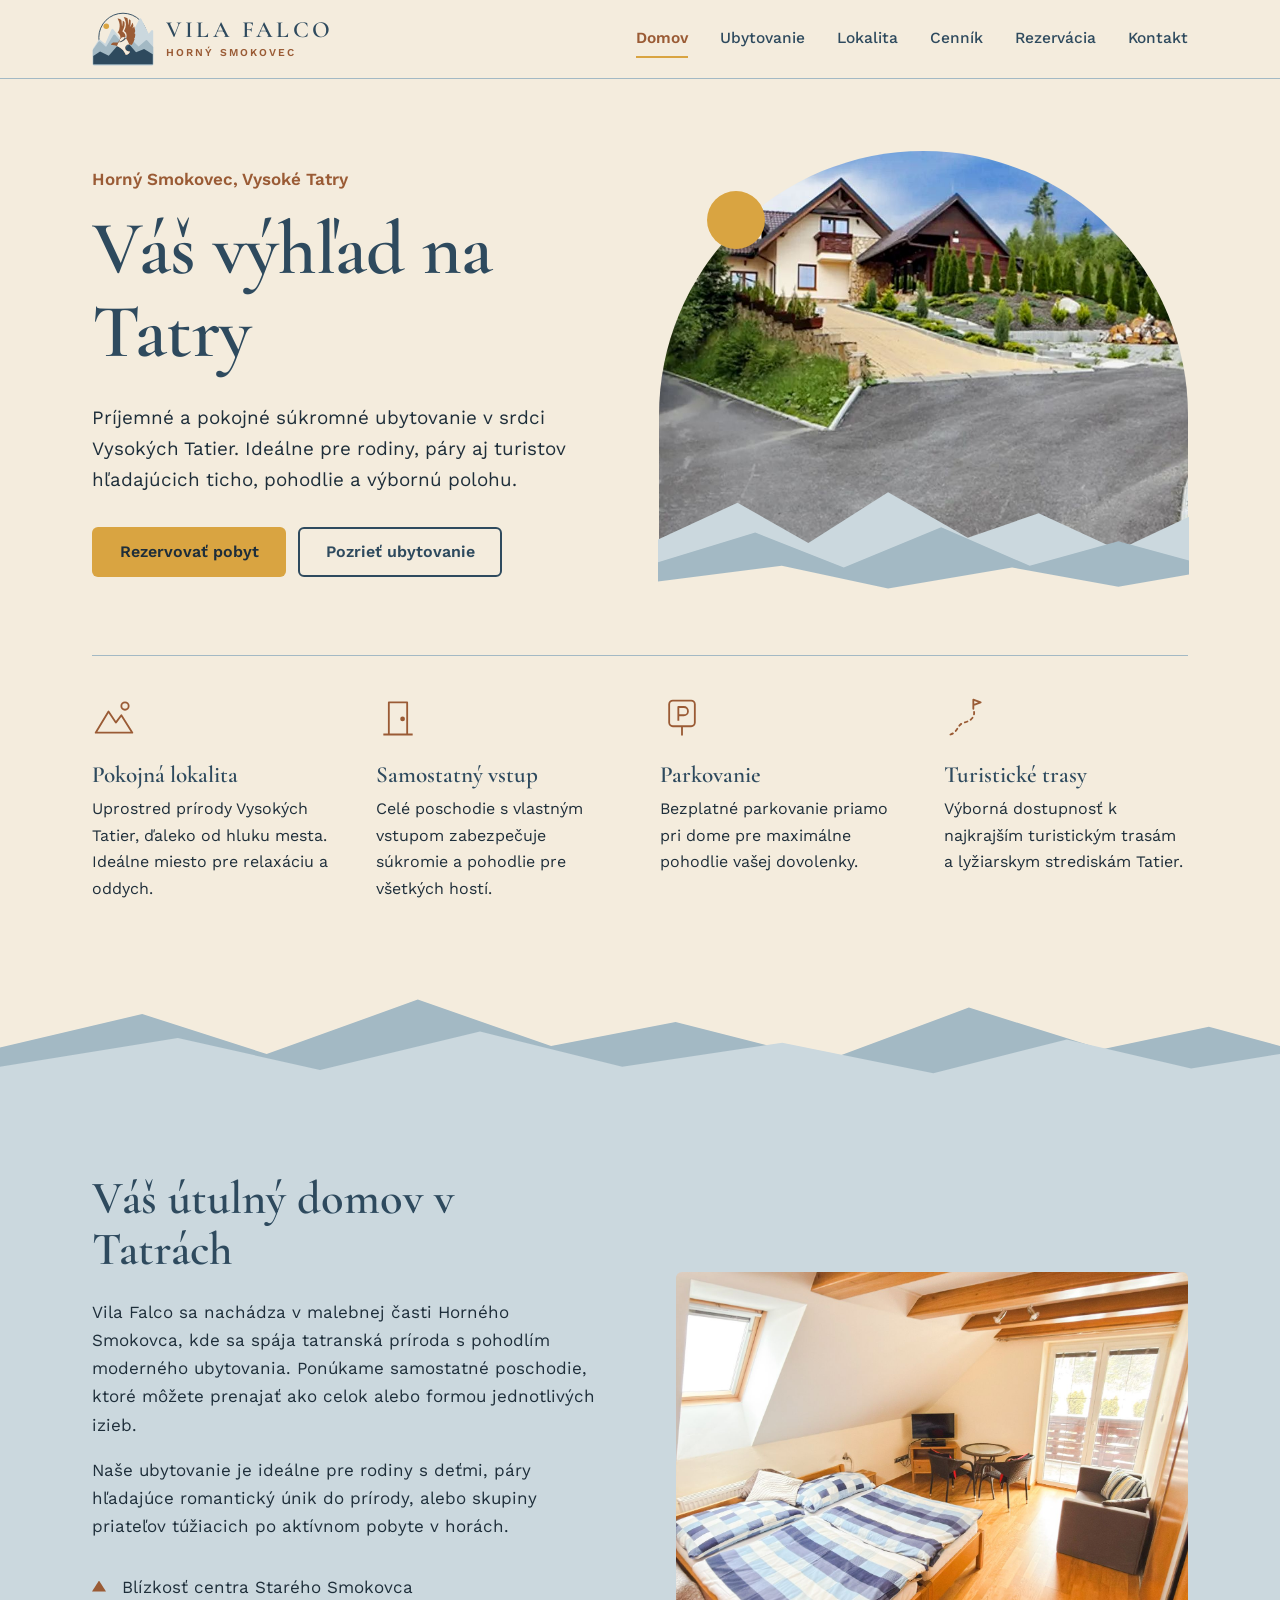
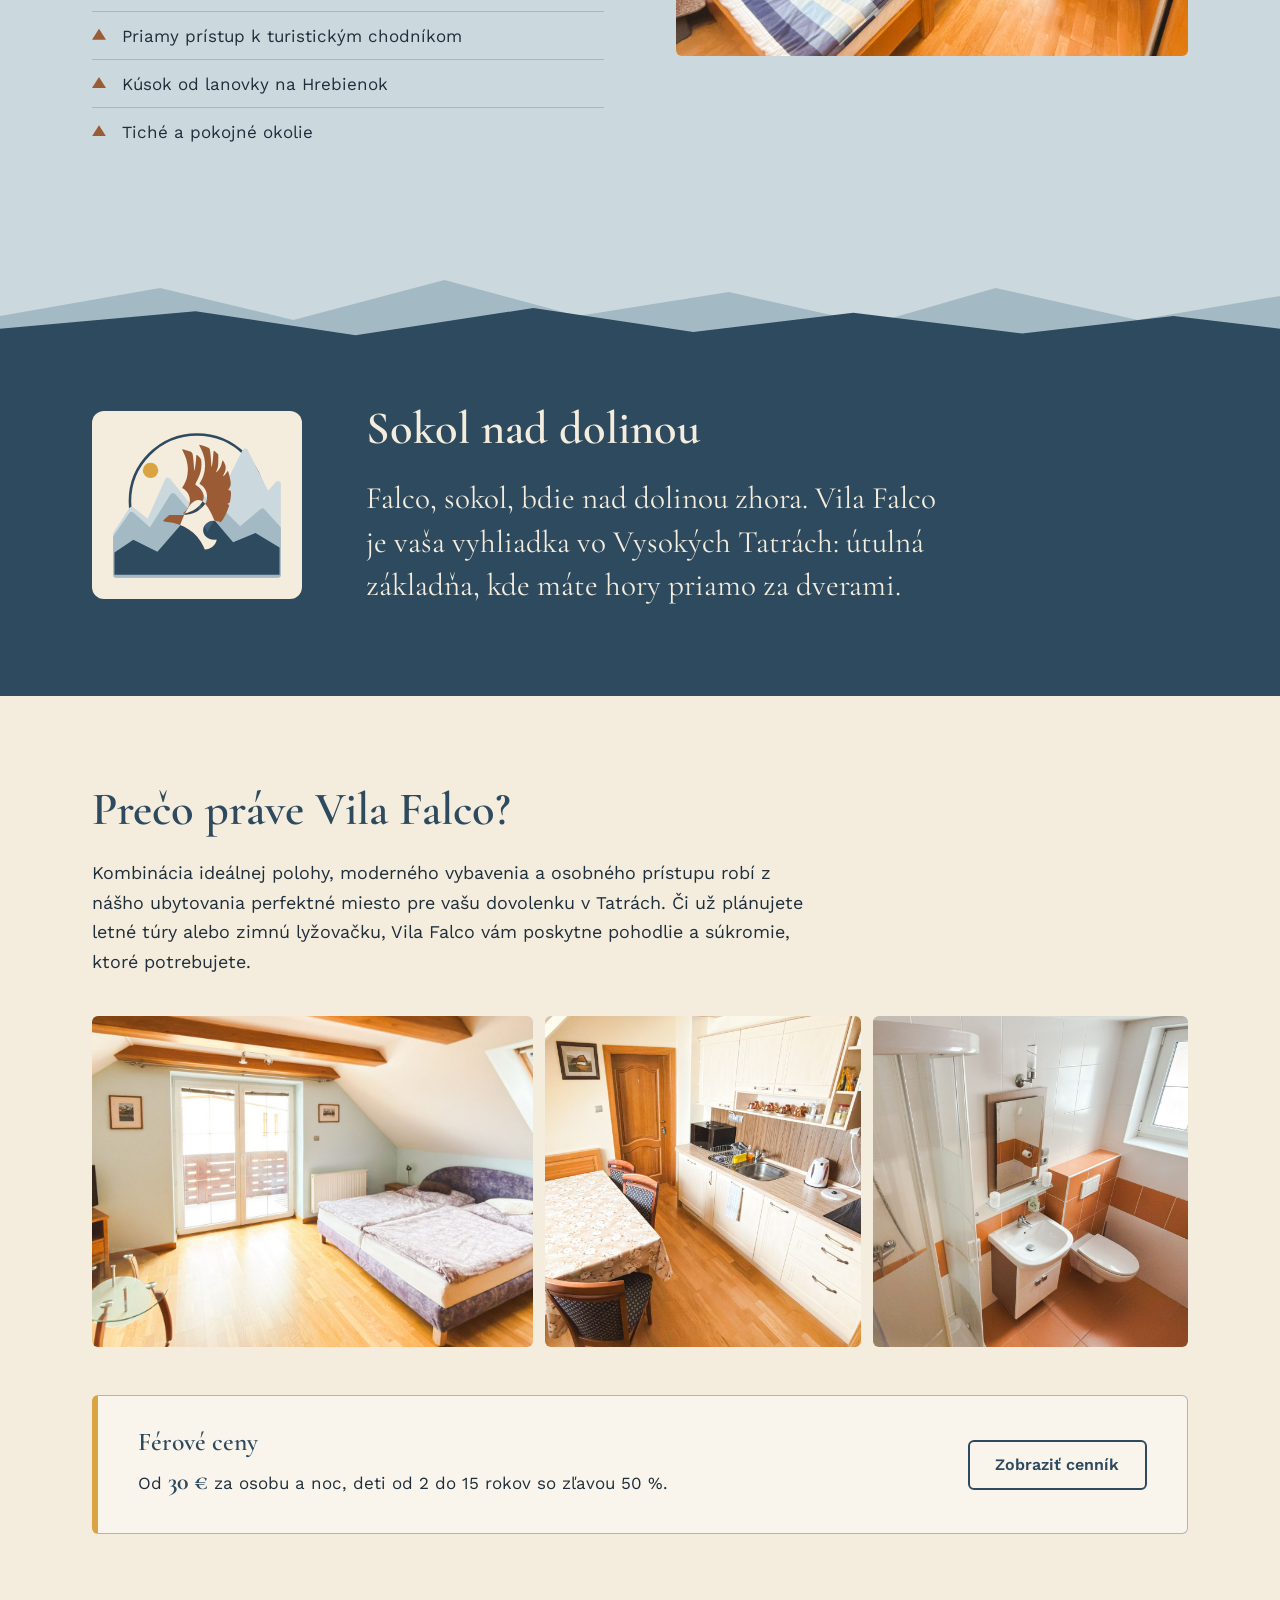
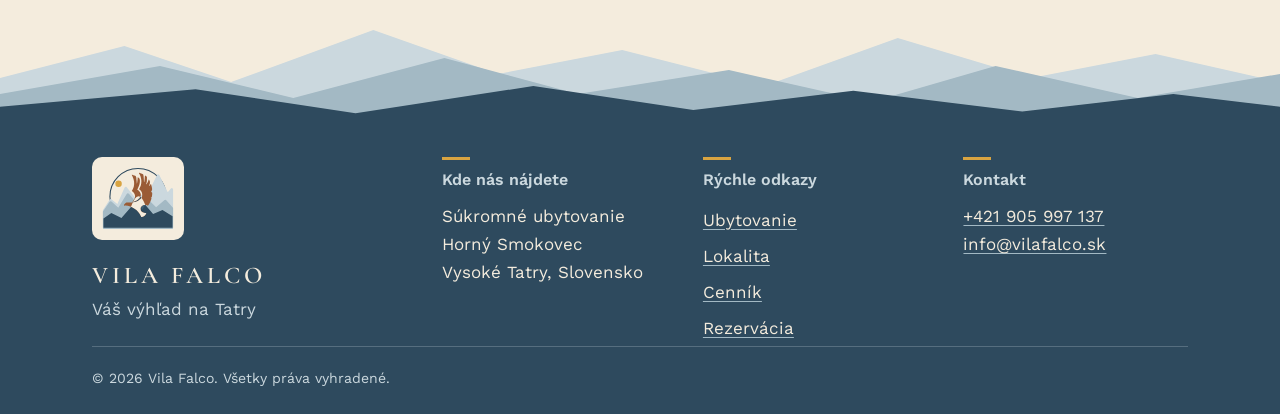
<file: index.html>
<!DOCTYPE html>
<html lang="sk" class="no-js">
<head>
  <meta charset="UTF-8">
  <meta name="viewport" content="width=device-width, initial-scale=1">

  <!-- =========================================================
       SEO: názov a popis tejto stránky (zobrazuje Google)
       ========================================================= -->
  <title>Ubytovanie Horný Smokovec – Vila Falco, Vysoké Tatry</title>
  <meta name="description" content="Útulné súkromné ubytovanie v Hornom Smokovci pre rodiny, páry aj partie priateľov. Kuchyňa, Wi-Fi a parkovanie zdarma, kúsok od Hrebienka. Férové ceny od 30 €.">
  <link rel="canonical" href="https://vilafalco.sk/">

  <!-- Náhľad pri zdieľaní odkazu (Facebook, WhatsApp, Messenger…) -->
  <meta property="og:type" content="website">
  <meta property="og:locale" content="sk_SK">
  <meta property="og:site_name" content="Vila Falco">
  <meta property="og:title" content="Vila Falco – Váš výhľad na Tatry">
  <meta property="og:description" content="Útulné súkromné ubytovanie v Hornom Smokovci pre rodiny, páry aj partie priateľov. Kuchyňa, Wi-Fi a parkovanie zdarma, kúsok od Hrebienka. Férové ceny od 30 €.">
  <meta property="og:url" content="https://vilafalco.sk/">
  <meta property="og:image" content="https://vilafalco.sk/fotky/vila-falco-dom.jpg">

  <meta name="twitter:card" content="summary_large_image">

  <!-- Ikony stránky (favicon) -->
  <link rel="icon" href="favicon.ico" sizes="any">
  <link rel="icon" type="image/png" sizes="32x32" href="favicon-32.png">
  <link rel="apple-touch-icon" href="apple-touch-icon.png">
  <link rel="manifest" href="site.webmanifest">
  <meta name="theme-color" content="#2E4A5E">

  <!-- =========================================================
       ÚDAJE PRE GOOGLE (štruktúrované dáta o ubytovaní).
       Ak sa zmení telefón, email alebo cena, upravte aj tu.
       ========================================================= -->
  <script type="application/ld+json">
  {
    "@context": "https://schema.org",
    "@type": "LodgingBusiness",
    "name": "Vila Falco",
    "description": "Príjemné a pokojné súkromné ubytovanie v Hornom Smokovci, v srdci Vysokých Tatier. Ideálne pre rodiny, páry aj skupiny priateľov.",
    "slogan": "Váš výhľad na Tatry",
    "url": "https://vilafalco.sk/",
    "logo": "https://vilafalco.sk/favicon-512.png",
    "image": [
      "https://vilafalco.sk/fotky/vila-falco-dom.jpg",
      "https://vilafalco.sk/fotky/izba-s-balkonom.jpg",
      "https://vilafalco.sk/fotky/kuchyna.jpg"
    ],
    "telephone": "+421905997137",
    "email": "info@vilafalco.sk",
    "priceRange": "od 30 € / osoba / noc",
    "currenciesAccepted": "EUR",
    "paymentAccepted": "Hotovosť, bankový prevod",
    "checkinTime": "14:00",
    "checkoutTime": "10:00",
    "petsAllowed": true,
    "address": {
      "@type": "PostalAddress",
      "addressLocality": "Vysoké Tatry – Horný Smokovec",
      "postalCode": "062 01",
      "addressRegion": "Prešovský kraj",
      "addressCountry": "SK"
    },
    "amenityFeature": [
      { "@type": "LocationFeatureSpecification", "name": "Bezplatné parkovanie", "value": true },
      { "@type": "LocationFeatureSpecification", "name": "Wi-Fi zadarmo", "value": true },
      { "@type": "LocationFeatureSpecification", "name": "Plne vybavená kuchyňa", "value": true },
      { "@type": "LocationFeatureSpecification", "name": "Samostatný vstup", "value": true },
      { "@type": "LocationFeatureSpecification", "name": "Balkón", "value": true }
    ]
  }
  </script>

  <!-- Písma a štýly -->
  <link rel="preconnect" href="https://fonts.googleapis.com">
  <link rel="preconnect" href="https://fonts.gstatic.com" crossorigin>
  <link rel="stylesheet" href="https://fonts.googleapis.com/css2?family=Cormorant+Garamond:wght@500;600&family=Work+Sans:wght@400;500;600&display=swap">
  <link rel="stylesheet" href="styles.css">
  <script>document.documentElement.classList.replace('no-js', 'js');</script>
  <script src="script.js" defer></script>
</head>
<body>
  <a class="skip-link" href="#obsah">Preskočiť na obsah</a>

  <!-- =========================================================
       HLAVIČKA – rovnaká na všetkých stránkach.
       Pri zmene menu ju upravte na každej stránke.
       aria-current="page" označuje stránku, na ktorej ste.
       ========================================================= -->
  <header class="site-header">
    <div class="header-inner">
      <a href="index.html" class="brand" aria-label="Vila Falco, Horný Smokovec – úvodná stránka">
        <img src="vila-falco-badge.svg" alt="" class="brand-badge" width="200" height="174">
        <span class="brand-text" aria-hidden="true">
          <span class="brand-name">Vila Falco</span>
          <span class="brand-place">Horný Smokovec</span>
        </span>
      </a>

      <button class="menu-toggle" type="button" aria-expanded="false" aria-controls="hlavne-menu">
        <span class="menu-toggle-bars" aria-hidden="true"></span>
        Menu
      </button>

      <nav id="hlavne-menu" class="main-nav" aria-label="Hlavné menu">
        <ul>
          <li><a href="index.html" aria-current="page">Domov</a></li>
          <li><a href="ubytovanie.html">Ubytovanie</a></li>
          <li><a href="lokalita.html">Lokalita</a></li>
          <li><a href="cennik.html">Cenník</a></li>
          <li><a href="rezervacia.html">Rezervácia</a></li>
          <li><a href="kontakt.html">Kontakt</a></li>
        </ul>
      </nav>
    </div>
  </header>

  <main id="obsah">

    <!-- =========================================================
         TEXT: Úvod (hero)
         FOTKA: fotky/vila-falco-dom.jpg
         ========================================================= -->
    <section class="hero">
      <div class="container hero-grid">
        <div>
          <p class="hero-place">Horný Smokovec, Vysoké Tatry</p>
          <h1>Váš výhľad na Tatry</h1>
          <p class="lead">Príjemné a pokojné súkromné ubytovanie v srdci Vysokých Tatier. Ideálne pre rodiny, páry aj turistov hľadajúcich ticho, pohodlie a výbornú polohu.</p>
          <div class="button-row">
            <a href="rezervacia.html" class="btn btn-primary">Rezervovať pobyt</a>
            <a href="ubytovanie.html" class="btn btn-secondary">Pozrieť ubytovanie</a>
          </div>
        </div>
        <figure class="hero-photo">
          <img src="fotky/vila-falco-dom.jpg"
               alt="Vila Falco v Hornom Smokovci – dom s príjazdovou cestou a parkoviskom, okolo smreky a zeleň"
               width="1385" height="779" fetchpriority="high">
        </figure>
      </div>
    </section>

    <!-- =========================================================
         TEXT: Štyri výhody
         ========================================================= -->
    <section class="section" style="padding-top: 0;" aria-labelledby="vyhody-nadpis">
      <div class="container">
        <h2 id="vyhody-nadpis" class="visually-hidden">Prečo sa vám u nás bude páčiť</h2>
        <div class="features">

          <div class="feature">
            <svg class="feature-icon" viewBox="0 0 48 48" fill="none" stroke="currentColor" stroke-width="2" stroke-linejoin="round" aria-hidden="true"><circle cx="36" cy="11" r="4"/><path d="M4 40 18 17l8 12 6-8 12 19z"/></svg>
            <h3>Pokojná lokalita</h3>
            <p>Uprostred prírody Vysokých Tatier, ďaleko od hluku mesta. Ideálne miesto pre relaxáciu a oddych.</p>
          </div>

          <div class="feature">
            <svg class="feature-icon" viewBox="0 0 48 48" fill="none" stroke="currentColor" stroke-width="2" stroke-linejoin="round" aria-hidden="true"><path d="M14 42V7h20v35M8 42h32"/><circle cx="29" cy="25" r="1.6" fill="currentColor"/></svg>
            <h3>Samostatný vstup</h3>
            <p>Celé poschodie s vlastným vstupom zabezpečuje súkromie a pohodlie pre všetkých hostí.</p>
          </div>

          <div class="feature">
            <svg class="feature-icon" viewBox="0 0 48 48" fill="none" stroke="currentColor" stroke-width="2" stroke-linejoin="round" aria-hidden="true"><rect x="10" y="5" width="28" height="28" rx="4"/><path d="M20 27V12h6a4.5 4.5 0 0 1 0 9h-6M24 33v10"/></svg>
            <h3>Parkovanie</h3>
            <p>Bezplatné parkovanie priamo pri dome pre maximálne pohodlie vašej dovolenky.</p>
          </div>

          <div class="feature">
            <svg class="feature-icon" viewBox="0 0 48 48" fill="none" stroke="currentColor" stroke-width="2" stroke-linecap="round" stroke-linejoin="round" aria-hidden="true"><path d="M7 42c9-3 7-11 15-13s13-7 10-15" stroke-dasharray="3 4"/><path d="M32 4v10M32 4l8 3-8 3"/></svg>
            <h3>Turistické trasy</h3>
            <p>Výborná dostupnosť k najkrajším turistickým trasám a lyžiarskym strediskám Tatier.</p>
          </div>

        </div>
      </div>
    </section>

    <!-- =========================================================
         TEXT: Váš útulný domov v Tatrách
         FOTKA: fotky/izba-s-balkonom.jpg
         ========================================================= -->
    <div class="ridge ridge--to-mist" aria-hidden="true"></div>
    <section class="section section--mist">
      <div class="container split">
        <div>
          <h2>Váš útulný domov v Tatrách</h2>
          <p>Vila Falco sa nachádza v malebnej časti Horného Smokovca, kde sa spája tatranská príroda s pohodlím moderného ubytovania. Ponúkame samostatné poschodie, ktoré môžete prenajať ako celok alebo formou jednotlivých izieb.</p>
          <p>Naše ubytovanie je ideálne pre rodiny s deťmi, páry hľadajúce romantický únik do prírody, alebo skupiny priateľov túžiacich po aktívnom pobyte v horách.</p>
          <ul class="peak-list">
            <li>Blízkosť centra Starého Smokovca</li>
            <li>Priamy prístup k turistickým chodníkom</li>
            <li>Kúsok od lanovky na Hrebienok</li>
            <li>Tiché a pokojné okolie</li>
          </ul>
        </div>
        <figure class="split-media">
          <img src="fotky/izba-s-balkonom.jpg"
               alt="Svetlá podkrovná izba s manželskou posteľou, drevenými trámami, stolíkom a dverami na balkón"
               width="1600" height="900" loading="lazy">
        </figure>
      </div>
    </section>

    <!-- =========================================================
         TEXT: Príbeh názvu
         ========================================================= -->
    <div class="ridge ridge--to-blue ridge--on-mist" aria-hidden="true"></div>
    <section class="story" aria-labelledby="pribeh-nadpis">
      <div class="container story-grid">
        <img src="vila-falco-badge.svg" alt="" class="story-badge" width="200" height="174" loading="lazy">
        <div>
          <h2 id="pribeh-nadpis">Sokol nad dolinou</h2>
          <p class="story-text">Falco, sokol, bdie nad dolinou zhora. Vila Falco je vaša vyhliadka vo Vysokých Tatrách: útulná základňa, kde máte hory priamo za dverami.</p>
        </div>
      </div>
    </section>

    <!-- =========================================================
         TEXT: Prečo práve Vila Falco? + malá galéria
         FOTKY: fotky/izba-svetla.jpg, fotky/kuchyna.jpg, fotky/kupelna-oranzova.jpg
         ========================================================= -->
    <section class="section">
      <div class="container">
        <div class="intro">
          <h2>Prečo práve Vila Falco?</h2>
          <p>Kombinácia ideálnej polohy, moderného vybavenia a osobného prístupu robí z nášho ubytovania perfektné miesto pre vašu dovolenku v Tatrách. Či už plánujete letné túry alebo zimnú lyžovačku, Vila Falco vám poskytne pohodlie a súkromie, ktoré potrebujete.</p>
        </div>

        <div class="gallery">
          <figure>
            <img src="fotky/izba-svetla.jpg" alt="Podkrovná izba s manželskou posteľou, televízorom a dverami na drevený balkón" width="1600" height="900" loading="lazy">
          </figure>
          <figure>
            <img src="fotky/kuchyna.jpg" alt="Spoločná kuchyňa s varnou doskou, mikrovlnkou, rýchlovarnou kanvicou a jedálenským kútom" width="1600" height="900" loading="lazy">
          </figure>
          <figure>
            <img src="fotky/kupelna-oranzova.jpg" alt="Kúpeľňa so sprchovacím kútom, umývadlom a toaletou" width="1600" height="900" loading="lazy">
          </figure>
        </div>

        <!-- CENA na úvodnej stránke – pri zmene cenníka upravte aj tu -->
        <div class="price-strip">
          <div>
            <h2>Férové ceny</h2>
            <p>Od <strong>30 €</strong> za osobu a noc, deti od 2 do 15 rokov so zľavou 50 %.</p>
          </div>
          <a href="cennik.html" class="btn btn-secondary">Zobraziť cenník</a>
        </div>
      </div>
    </section>

  </main>

  <!-- =========================================================
       PÄTIČKA – rovnaká na všetkých stránkach.
       Kontakty upravte tu (a v rovnakej časti ostatných stránok).
       ========================================================= -->
  <div class="ridge ridge--to-blue" aria-hidden="true"></div>
  <footer class="site-footer">
    <div class="container">
      <div class="footer-grid">
        <div>
          <img src="vila-falco-badge.svg" alt="Logo Vila Falco" class="footer-badge" width="200" height="174" loading="lazy">
          <p class="footer-name">Vila Falco</p>
          <p class="footer-tagline">Váš výhľad na Tatry</p>
        </div>

        <div>
          <h2 class="footer-heading">Kde nás nájdete</h2>
          <p>Súkromné ubytovanie<br>Horný Smokovec<br>Vysoké Tatry, Slovensko</p>
        </div>

        <nav aria-label="Rýchle odkazy">
          <h2 class="footer-heading">Rýchle odkazy</h2>
          <ul class="footer-links">
            <li><a href="ubytovanie.html">Ubytovanie</a></li>
            <li><a href="lokalita.html">Lokalita</a></li>
            <li><a href="cennik.html">Cenník</a></li>
            <li><a href="rezervacia.html">Rezervácia</a></li>
          </ul>
        </nav>

        <div>
          <h2 class="footer-heading">Kontakt</h2>
          <p>
            <a href="tel:+421905997137">+421 905 997 137</a><br>
            <a href="mailto:info@vilafalco.sk">info@vilafalco.sk</a>
          </p>
        </div>
      </div>

      <p class="footer-bottom">&copy; 2026 Vila Falco. Všetky práva vyhradené.</p>
    </div>
  </footer>
</body>
</html>
</file>
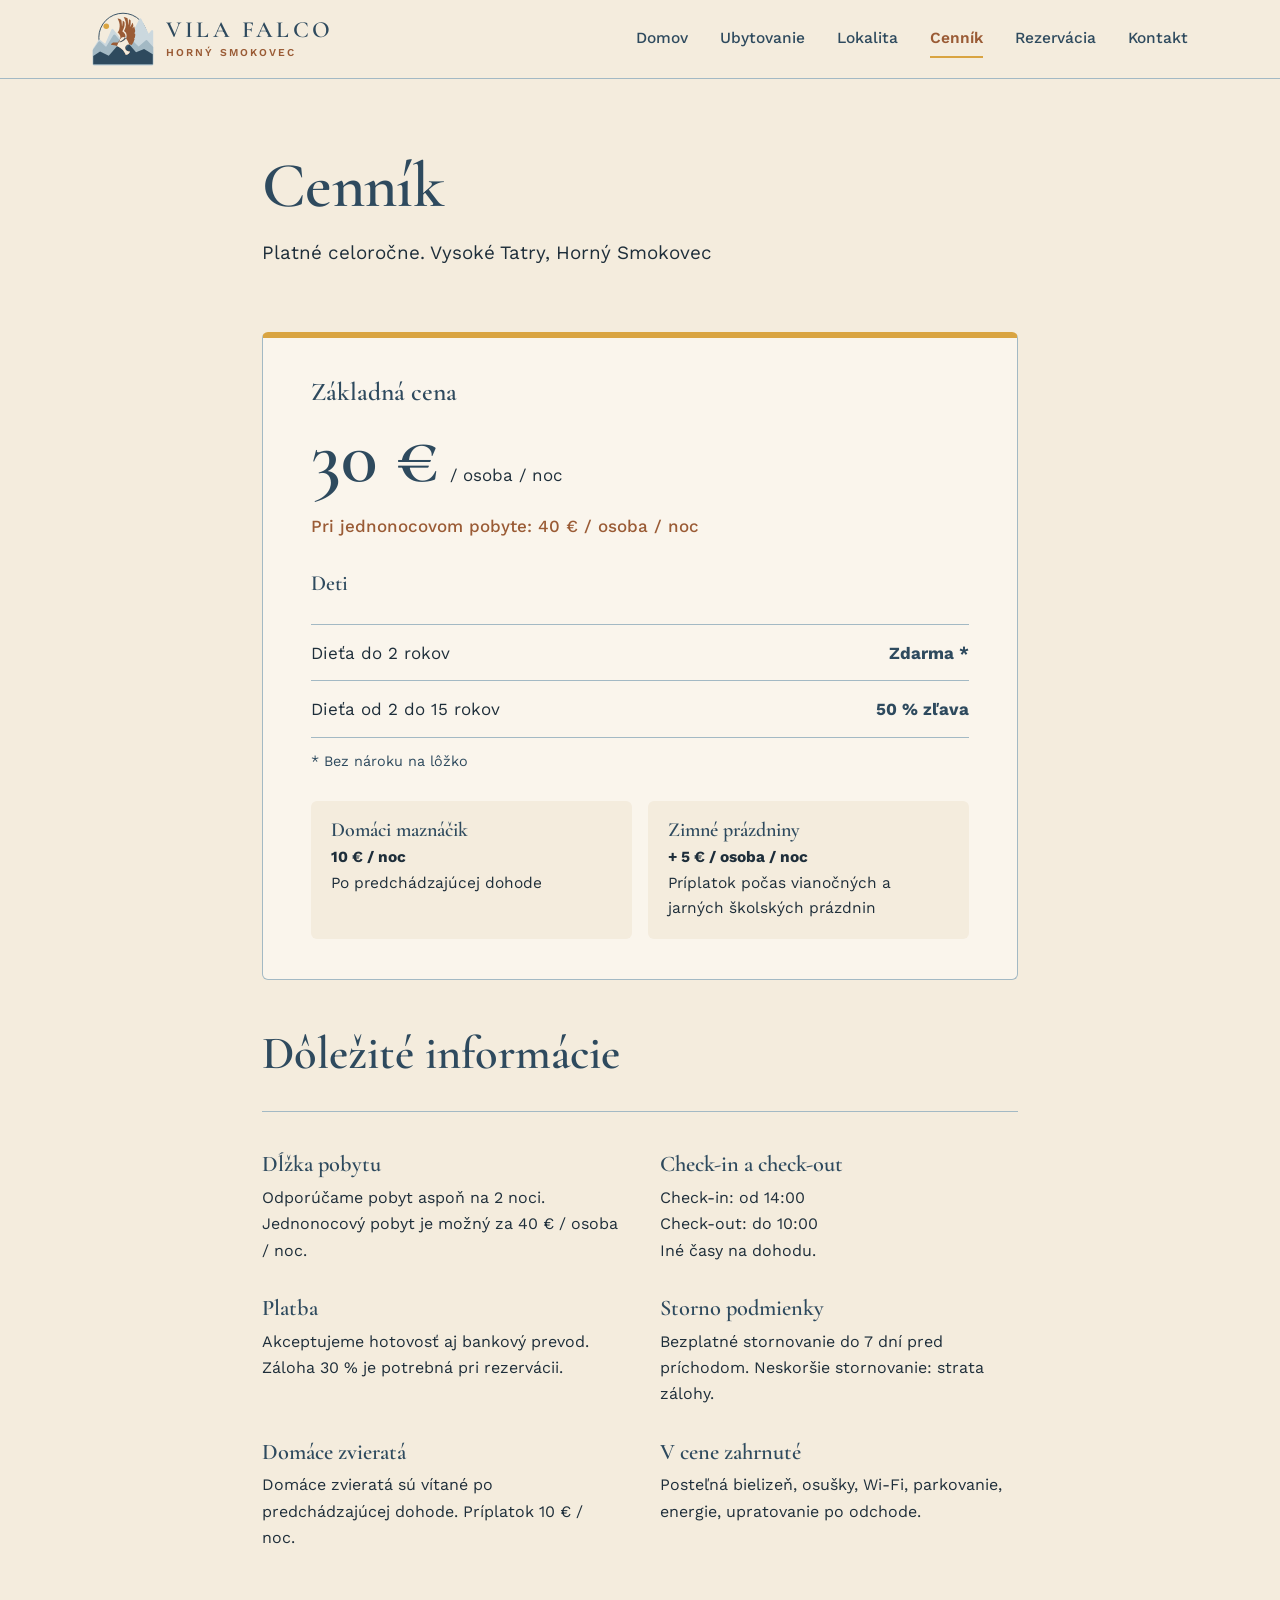
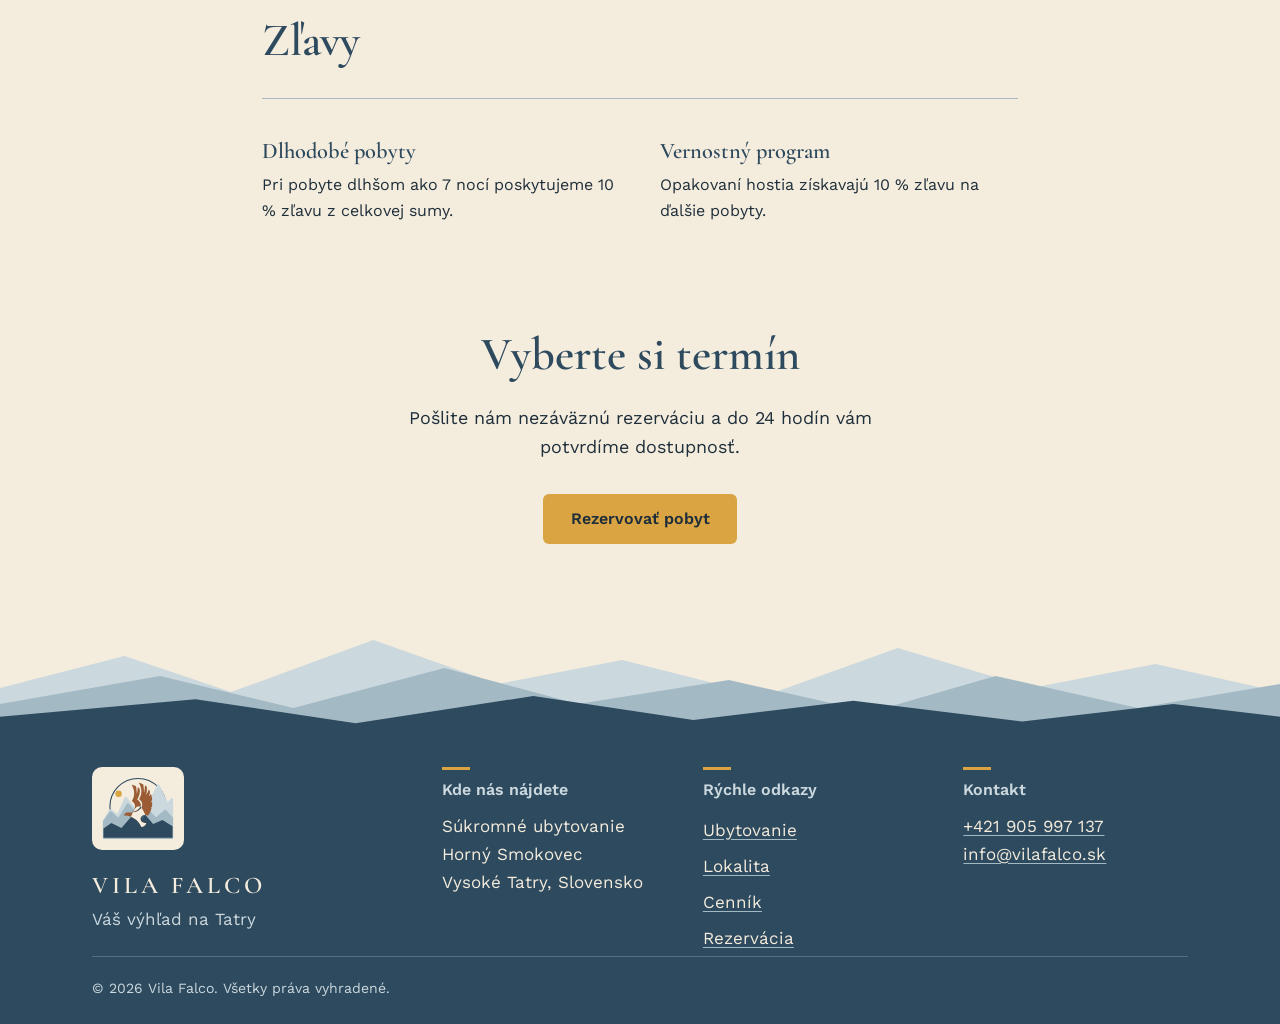
<file: cennik.html>
<!DOCTYPE html>
<html lang="sk" class="no-js">
<head>
  <meta charset="UTF-8">
  <meta name="viewport" content="width=device-width, initial-scale=1">

  <!-- =========================================================
       SEO: názov a popis tejto stránky (zobrazuje Google)
       ========================================================= -->
  <title>Cenník ubytovania od 30 € / noc – Vila Falco, Vysoké Tatry</title>
  <meta name="description" content="Férové ceny bez skrytých poplatkov: od 30 € za osobu a noc, deti do 15 rokov so zľavou 50 %, zľava pri pobyte nad 7 nocí. Wi-Fi, parkovanie a energie v cene.">
  <link rel="canonical" href="https://vilafalco.sk/cennik.html">

  <!-- Náhľad pri zdieľaní odkazu (Facebook, WhatsApp, Messenger…) -->
  <meta property="og:type" content="website">
  <meta property="og:locale" content="sk_SK">
  <meta property="og:site_name" content="Vila Falco">
  <meta property="og:title" content="Cenník – Vila Falco">
  <meta property="og:description" content="Férové ceny bez skrytých poplatkov: od 30 € za osobu a noc, deti do 15 rokov so zľavou 50 %, zľava pri pobyte nad 7 nocí. Wi-Fi, parkovanie a energie v cene.">
  <meta property="og:url" content="https://vilafalco.sk/cennik.html">
  <meta property="og:image" content="https://vilafalco.sk/fotky/izba-svetla.jpg">

  <meta name="twitter:card" content="summary_large_image">

  <!-- Ikony stránky (favicon) -->
  <link rel="icon" href="favicon.ico" sizes="any">
  <link rel="icon" type="image/png" sizes="32x32" href="favicon-32.png">
  <link rel="apple-touch-icon" href="apple-touch-icon.png">
  <link rel="manifest" href="site.webmanifest">
  <meta name="theme-color" content="#2E4A5E">

  <!-- Písma a štýly -->
  <link rel="preconnect" href="https://fonts.googleapis.com">
  <link rel="preconnect" href="https://fonts.gstatic.com" crossorigin>
  <link rel="stylesheet" href="https://fonts.googleapis.com/css2?family=Cormorant+Garamond:wght@500;600&family=Work+Sans:wght@400;500;600&display=swap">
  <link rel="stylesheet" href="styles.css">
  <script>document.documentElement.classList.replace('no-js', 'js');</script>
  <script src="script.js" defer></script>
</head>
<body>
  <a class="skip-link" href="#obsah">Preskočiť na obsah</a>

  <!-- =========================================================
       HLAVIČKA – rovnaká na všetkých stránkach.
       Pri zmene menu ju upravte na každej stránke.
       aria-current="page" označuje stránku, na ktorej ste.
       ========================================================= -->
  <header class="site-header">
    <div class="header-inner">
      <a href="index.html" class="brand" aria-label="Vila Falco, Horný Smokovec – úvodná stránka">
        <img src="vila-falco-badge.svg" alt="" class="brand-badge" width="200" height="174">
        <span class="brand-text" aria-hidden="true">
          <span class="brand-name">Vila Falco</span>
          <span class="brand-place">Horný Smokovec</span>
        </span>
      </a>

      <button class="menu-toggle" type="button" aria-expanded="false" aria-controls="hlavne-menu">
        <span class="menu-toggle-bars" aria-hidden="true"></span>
        Menu
      </button>

      <nav id="hlavne-menu" class="main-nav" aria-label="Hlavné menu">
        <ul>
          <li><a href="index.html">Domov</a></li>
          <li><a href="ubytovanie.html">Ubytovanie</a></li>
          <li><a href="lokalita.html">Lokalita</a></li>
          <li><a href="cennik.html" aria-current="page">Cenník</a></li>
          <li><a href="rezervacia.html">Rezervácia</a></li>
          <li><a href="kontakt.html">Kontakt</a></li>
        </ul>
      </nav>
    </div>
  </header>

  <main id="obsah">

    <!-- TEXT: nadpis stránky -->
    <section class="page-head">
      <div class="container narrow">
        <h1>Cenník</h1>
        <p class="lead">Platné celoročne. Vysoké Tatry, Horný Smokovec</p>
      </div>
    </section>

    <section class="section" style="padding-top: 1rem;">
      <div class="container narrow">

        <!-- =========================================================
             CENY – čísla meníte priamo v tomto bloku.
             Pozor: cena „od 30 €“ je aj na úvodnej stránke (index.html).
             ========================================================= -->
        <div class="price-card">
          <h2>Základná cena</h2>
          <p class="price-main"><strong>30 €</strong> <span>/ osoba / noc</span></p>
          <p class="price-note">Pri jednonocovom pobyte: 40 € / osoba / noc</p>

          <h3 style="margin-top: 2rem; font-size: 1.35rem;">Deti</h3>
          <ul class="price-rows">
            <li><span>Dieťa do 2 rokov</span> <strong>Zdarma *</strong></li>
            <li><span>Dieťa od 2 do 15 rokov</span> <strong>50 % zľava</strong></li>
          </ul>
          <p class="small-note">* Bez nároku na lôžko</p>

          <div class="price-extras">
            <div class="price-extra">
              <h3>Domáci maznáčik</h3>
              <p><strong>10 € / noc</strong><br>Po predchádzajúcej dohode</p>
            </div>
            <div class="price-extra">
              <h3>Zimné prázdniny</h3>
              <p><strong>+ 5 € / osoba / noc</strong><br>Príplatok počas vianočných a jarných školských prázdnin</p>
            </div>
          </div>
        </div>

        <!-- =========================================================
             TEXT: Dôležité informácie
             ========================================================= -->
        <h2 class="section-title">Dôležité informácie</h2>
        <div class="item-grid item-grid--rule">
          <div class="item">
            <h3>Dĺžka pobytu</h3>
            <p>Odporúčame pobyt aspoň na 2 noci. Jednonocový pobyt je možný za 40 € / osoba / noc.</p>
          </div>
          <div class="item">
            <h3>Check-in a check-out</h3>
            <p>Check-in: od 14:00<br>Check-out: do 10:00<br>Iné časy na dohodu.</p>
          </div>
          <div class="item">
            <h3>Platba</h3>
            <p>Akceptujeme hotovosť aj bankový prevod. Záloha 30 % je potrebná pri rezervácii.</p>
          </div>
          <div class="item">
            <h3>Storno podmienky</h3>
            <p>Bezplatné stornovanie do 7 dní pred príchodom. Neskoršie stornovanie: strata zálohy.</p>
          </div>
          <div class="item">
            <h3>Domáce zvieratá</h3>
            <p>Domáce zvieratá sú vítané po predchádzajúcej dohode. Príplatok 10 € / noc.</p>
          </div>
          <div class="item">
            <h3>V cene zahrnuté</h3>
            <p>Posteľná bielizeň, osušky, Wi-Fi, parkovanie, energie, upratovanie po odchode.</p>
          </div>
        </div>

        <!-- =========================================================
             TEXT: Zľavy
             ========================================================= -->
        <h2 class="section-title" style="margin-top: 4rem;">Zľavy</h2>
        <div class="item-grid item-grid--rule">
          <div class="item">
            <h3>Dlhodobé pobyty</h3>
            <p>Pri pobyte dlhšom ako 7 nocí poskytujeme 10 % zľavu z celkovej sumy.</p>
          </div>
          <div class="item">
            <h3>Vernostný program</h3>
            <p>Opakovaní hostia získavajú 10 % zľavu na ďalšie pobyty.</p>
          </div>
        </div>
      </div>
    </section>

    <!-- TEXT: výzva na konci stránky -->
    <section class="section" style="padding-top: 0;">
      <div class="container cta-block">
        <h2>Vyberte si termín</h2>
        <p>Pošlite nám nezáväznú rezerváciu a do 24 hodín vám potvrdíme dostupnosť.</p>
        <div class="button-row">
          <a href="rezervacia.html" class="btn btn-primary">Rezervovať pobyt</a>
        </div>
      </div>
    </section>

  </main>

  <!-- =========================================================
       PÄTIČKA – rovnaká na všetkých stránkach.
       Kontakty upravte tu (a v rovnakej časti ostatných stránok).
       ========================================================= -->
  <div class="ridge ridge--to-blue" aria-hidden="true"></div>
  <footer class="site-footer">
    <div class="container">
      <div class="footer-grid">
        <div>
          <img src="vila-falco-badge.svg" alt="Logo Vila Falco" class="footer-badge" width="200" height="174" loading="lazy">
          <p class="footer-name">Vila Falco</p>
          <p class="footer-tagline">Váš výhľad na Tatry</p>
        </div>

        <div>
          <h2 class="footer-heading">Kde nás nájdete</h2>
          <p>Súkromné ubytovanie<br>Horný Smokovec<br>Vysoké Tatry, Slovensko</p>
        </div>

        <nav aria-label="Rýchle odkazy">
          <h2 class="footer-heading">Rýchle odkazy</h2>
          <ul class="footer-links">
            <li><a href="ubytovanie.html">Ubytovanie</a></li>
            <li><a href="lokalita.html">Lokalita</a></li>
            <li><a href="cennik.html">Cenník</a></li>
            <li><a href="rezervacia.html">Rezervácia</a></li>
          </ul>
        </nav>

        <div>
          <h2 class="footer-heading">Kontakt</h2>
          <p>
            <a href="tel:+421905997137">+421 905 997 137</a><br>
            <a href="mailto:info@vilafalco.sk">info@vilafalco.sk</a>
          </p>
        </div>
      </div>

      <p class="footer-bottom">&copy; 2026 Vila Falco. Všetky práva vyhradené.</p>
    </div>
  </footer>
</body>
</html>
</file>
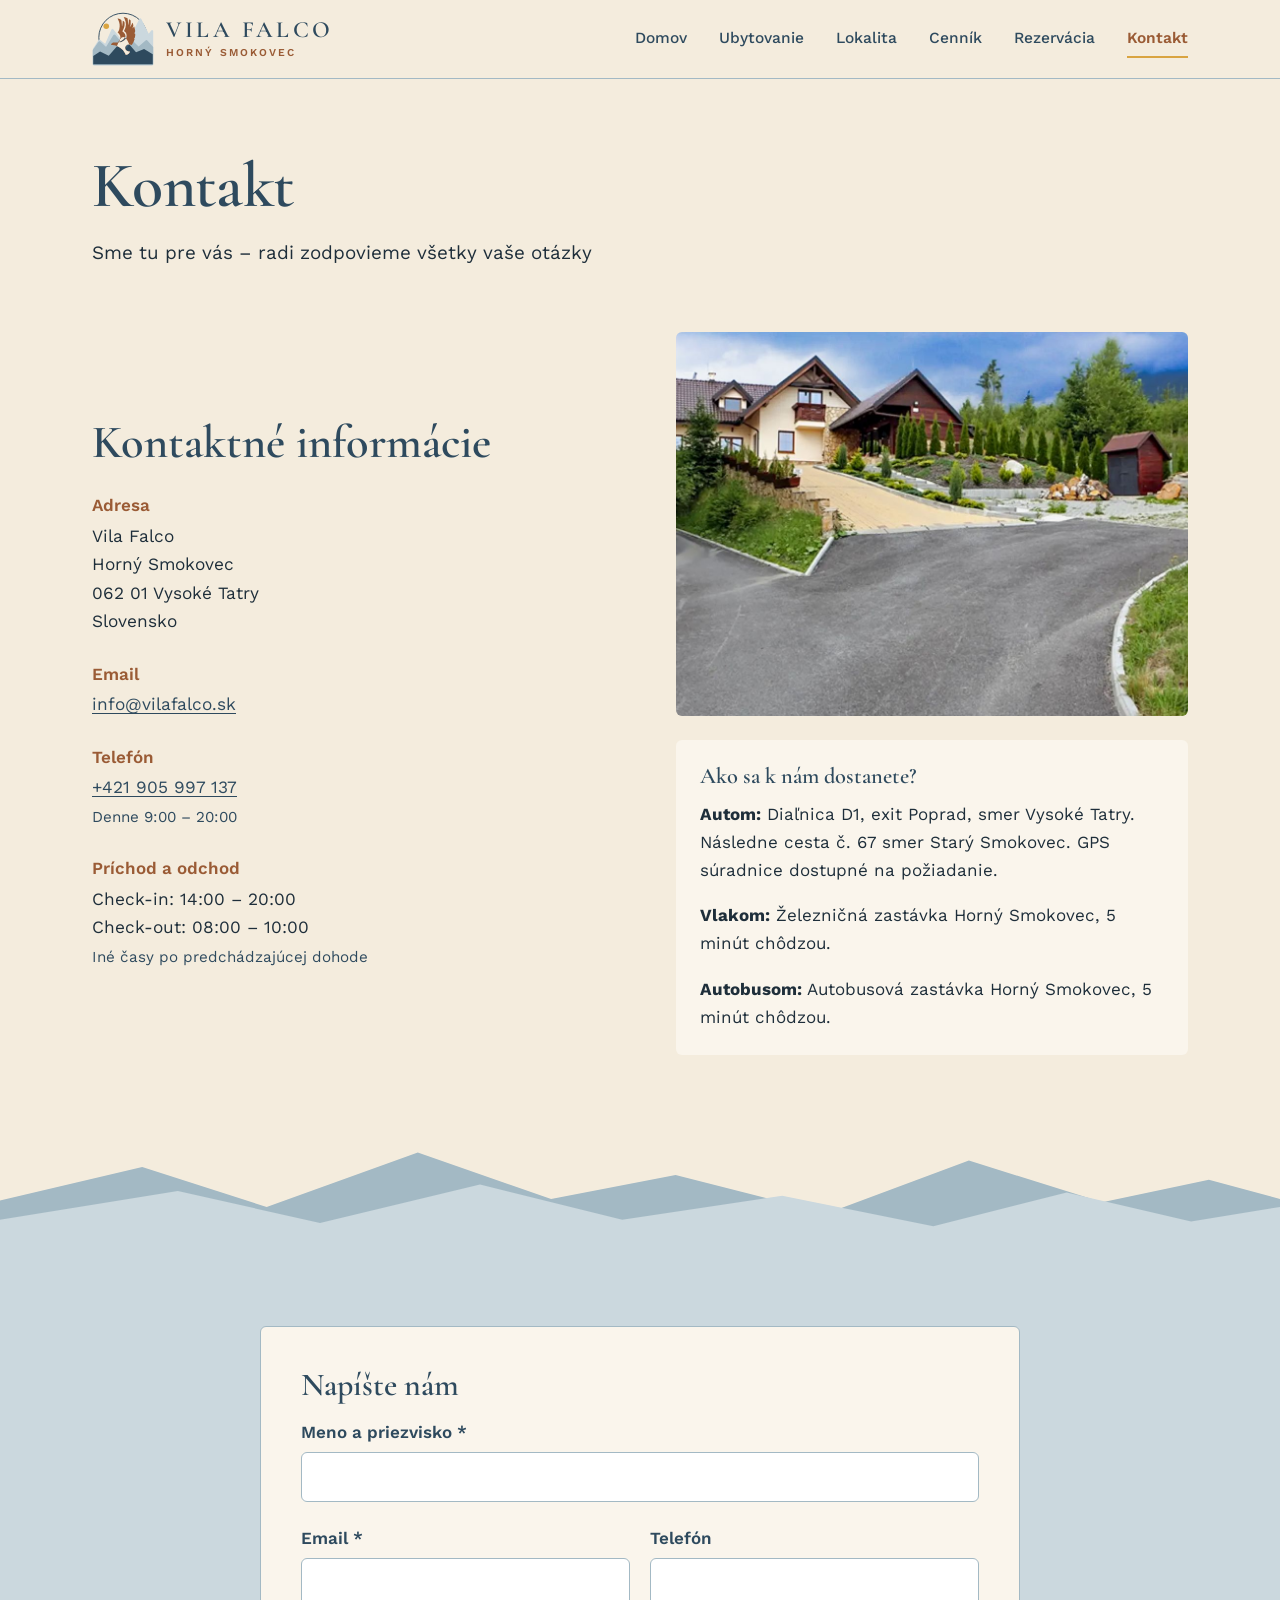
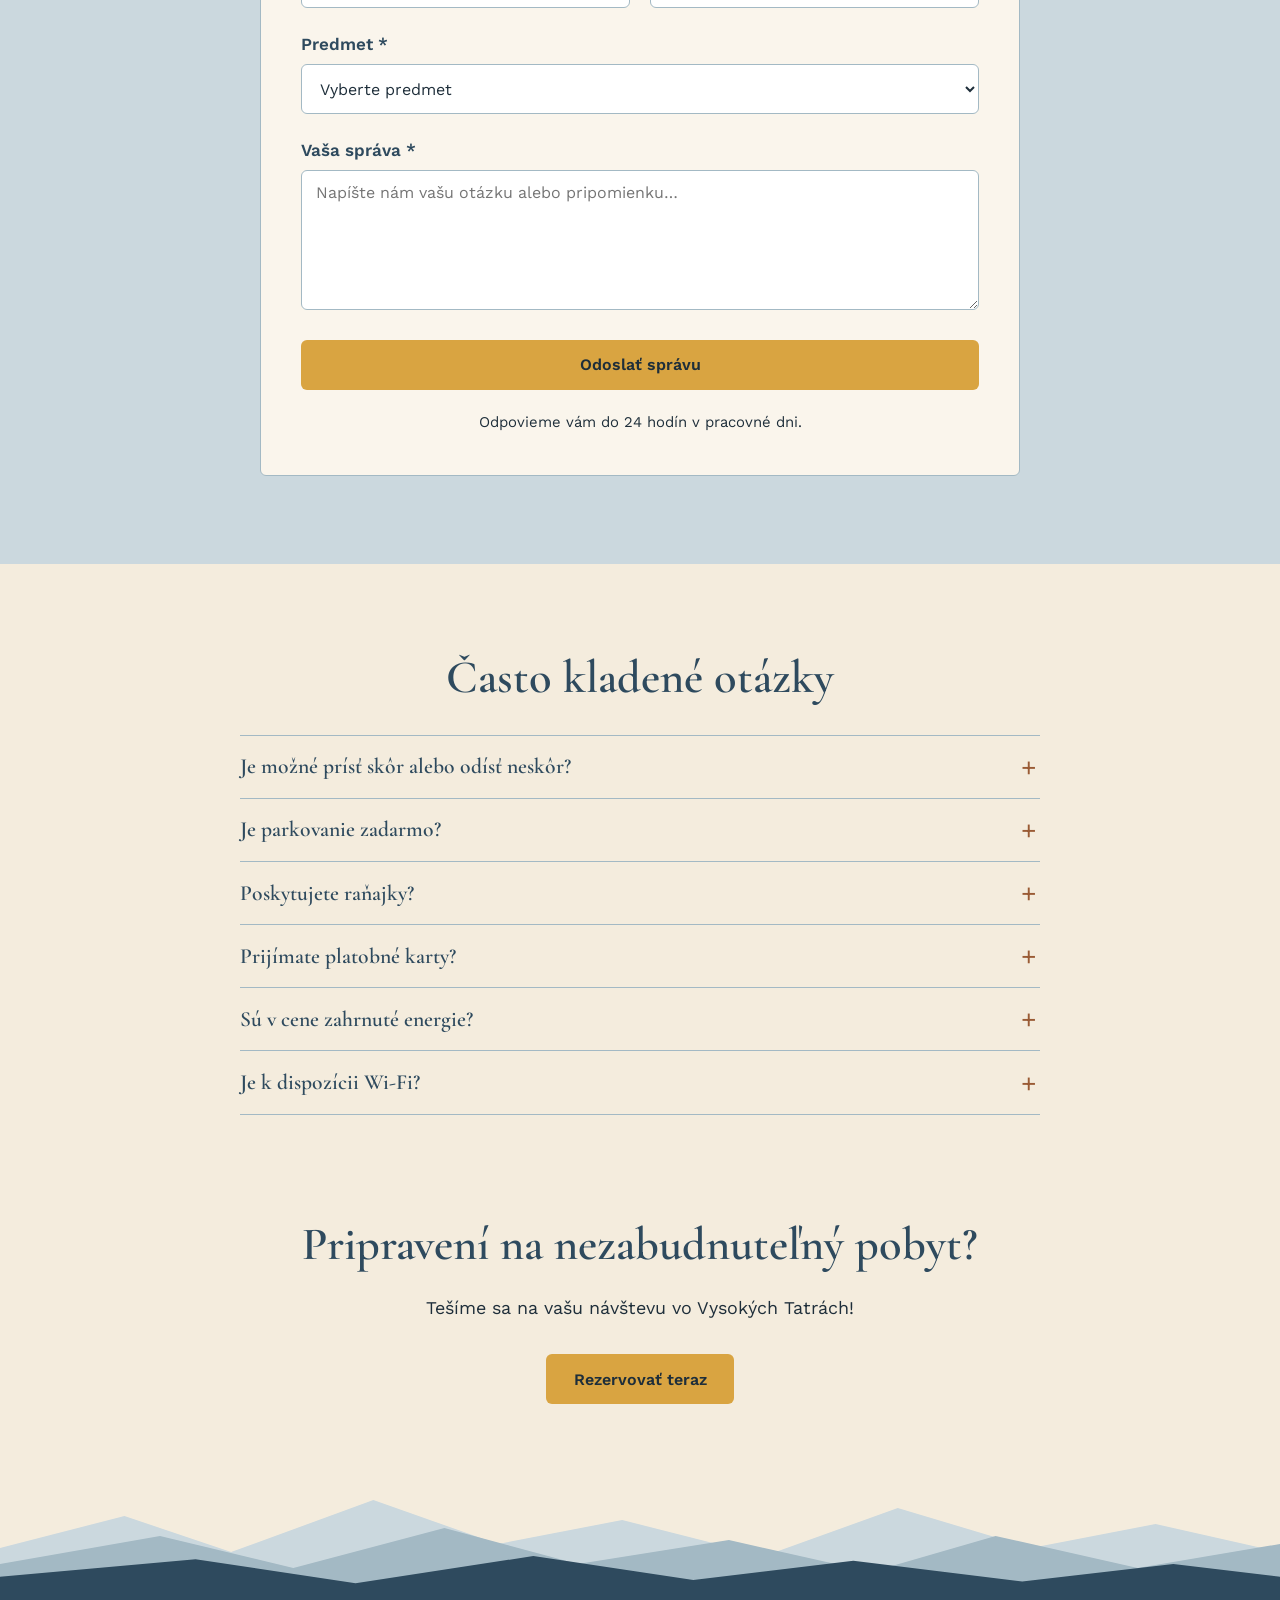
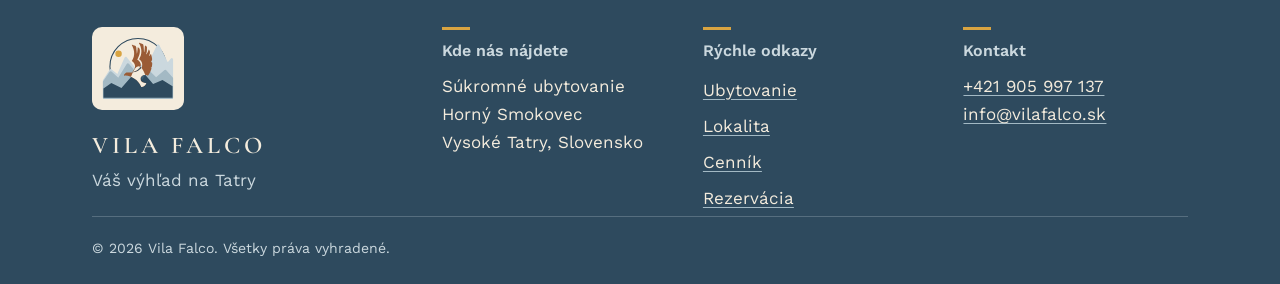
<file: kontakt.html>
<!DOCTYPE html>
<html lang="sk" class="no-js">
<head>
  <meta charset="UTF-8">
  <meta name="viewport" content="width=device-width, initial-scale=1">

  <!-- =========================================================
       SEO: názov a popis tejto stránky (zobrazuje Google)
       ========================================================= -->
  <title>Kontakt – Vila Falco, ubytovanie v Hornom Smokovci</title>
  <meta name="description" content="Telefón +421 905 997 137, email info@vilafalco.sk. Check-in od 14:00, parkovanie priamo pri dome a odpovede na časté otázky.">
  <link rel="canonical" href="https://vilafalco.sk/kontakt.html">

  <!-- Náhľad pri zdieľaní odkazu (Facebook, WhatsApp, Messenger…) -->
  <meta property="og:type" content="website">
  <meta property="og:locale" content="sk_SK">
  <meta property="og:site_name" content="Vila Falco">
  <meta property="og:title" content="Kontakt – Vila Falco">
  <meta property="og:description" content="Telefón +421 905 997 137, email info@vilafalco.sk. Check-in od 14:00, parkovanie priamo pri dome a odpovede na časté otázky.">
  <meta property="og:url" content="https://vilafalco.sk/kontakt.html">
  <meta property="og:image" content="https://vilafalco.sk/fotky/vila-falco-dom.jpg">

  <meta name="twitter:card" content="summary_large_image">

  <!-- Ikony stránky (favicon) -->
  <link rel="icon" href="favicon.ico" sizes="any">
  <link rel="icon" type="image/png" sizes="32x32" href="favicon-32.png">
  <link rel="apple-touch-icon" href="apple-touch-icon.png">
  <link rel="manifest" href="site.webmanifest">
  <meta name="theme-color" content="#2E4A5E">

  <!-- Písma a štýly -->
  <link rel="preconnect" href="https://fonts.googleapis.com">
  <link rel="preconnect" href="https://fonts.gstatic.com" crossorigin>
  <link rel="stylesheet" href="https://fonts.googleapis.com/css2?family=Cormorant+Garamond:wght@500;600&family=Work+Sans:wght@400;500;600&display=swap">
  <link rel="stylesheet" href="styles.css">
  <script>document.documentElement.classList.replace('no-js', 'js');</script>
  <script src="script.js" defer></script>
</head>
<body>
  <a class="skip-link" href="#obsah">Preskočiť na obsah</a>

  <!-- =========================================================
       HLAVIČKA – rovnaká na všetkých stránkach.
       Pri zmene menu ju upravte na každej stránke.
       aria-current="page" označuje stránku, na ktorej ste.
       ========================================================= -->
  <header class="site-header">
    <div class="header-inner">
      <a href="index.html" class="brand" aria-label="Vila Falco, Horný Smokovec – úvodná stránka">
        <img src="vila-falco-badge.svg" alt="" class="brand-badge" width="200" height="174">
        <span class="brand-text" aria-hidden="true">
          <span class="brand-name">Vila Falco</span>
          <span class="brand-place">Horný Smokovec</span>
        </span>
      </a>

      <button class="menu-toggle" type="button" aria-expanded="false" aria-controls="hlavne-menu">
        <span class="menu-toggle-bars" aria-hidden="true"></span>
        Menu
      </button>

      <nav id="hlavne-menu" class="main-nav" aria-label="Hlavné menu">
        <ul>
          <li><a href="index.html">Domov</a></li>
          <li><a href="ubytovanie.html">Ubytovanie</a></li>
          <li><a href="lokalita.html">Lokalita</a></li>
          <li><a href="cennik.html">Cenník</a></li>
          <li><a href="rezervacia.html">Rezervácia</a></li>
          <li><a href="kontakt.html" aria-current="page">Kontakt</a></li>
        </ul>
      </nav>
    </div>
  </header>

  <main id="obsah">

    <!-- TEXT: nadpis stránky -->
    <section class="page-head">
      <div class="container">
        <h1>Kontakt</h1>
        <p class="lead">Sme tu pre vás – radi zodpovieme všetky vaše otázky</p>
      </div>
    </section>

    <!-- =========================================================
         KONTAKTNÉ ÚDAJE – telefón a email upravte aj v pätičke
         FOTKA: fotky/vila-falco-dom.jpg
         ========================================================= -->
    <section class="section" style="padding-top: 1rem;">
      <div class="container split">
        <div>
          <h2>Kontaktné informácie</h2>
          <dl class="contact-list">
            <div>
              <dt>Adresa</dt>
              <dd>Vila Falco<br>Horný Smokovec<br>062 01 Vysoké Tatry<br>Slovensko</dd>
            </div>
            <div>
              <dt>Email</dt>
              <dd><a href="mailto:info@vilafalco.sk">info@vilafalco.sk</a></dd>
            </div>
            <div>
              <dt>Telefón</dt>
              <dd><a href="tel:+421905997137">+421 905 997 137</a><br><span class="muted">Denne 9:00 – 20:00</span></dd>
            </div>
            <div>
              <dt>Príchod a odchod</dt>
              <dd>Check-in: 14:00 – 20:00<br>Check-out: 08:00 – 10:00<br><span class="muted">Iné časy po predchádzajúcej dohode</span></dd>
            </div>
          </dl>
        </div>
        <div>
          <figure class="split-media">
            <img src="fotky/vila-falco-dom.jpg" alt="Vila Falco s príjazdovou cestou a parkoviskom v Hornom Smokovci" width="1385" height="779" loading="lazy">
          </figure>
          <div class="info-box">
            <h3>Ako sa k nám dostanete?</h3>
            <p><strong>Autom:</strong> Diaľnica D1, exit Poprad, smer Vysoké Tatry. Následne cesta č. 67 smer Starý Smokovec. GPS súradnice dostupné na požiadanie.</p>
            <p><strong>Vlakom:</strong> Železničná zastávka Horný Smokovec, 5 minút chôdzou.</p>
            <p><strong>Autobusom:</strong> Autobusová zastávka Horný Smokovec, 5 minút chôdzou.</p>
          </div>
        </div>
      </div>
    </section>

    <!-- =========================================================
         KONTAKTNÝ FORMULÁR – rovnaký Formspree kód ako v rezervácii (xwlpjavl)
         ========================================================= -->
    <div class="ridge ridge--to-mist" aria-hidden="true"></div>
    <section class="section section--mist">
      <div class="container">
        <div class="form-card">
          <h2>Napíšte nám</h2>
          <form action="https://formspree.io/f/xwlpjavl" method="POST" data-formspree
                data-success="Ďakujeme! Vašu správu sme prijali a ozveme sa vám do 24 hodín." data-error="Správu sa nepodarilo odoslať. Skúste to prosím znova, alebo nám zavolajte na +421 905 997 137 či napíšte na info@vilafalco.sk.">
            <input type="hidden" name="_subject" value="Nová správa z webu – Vila Falco">
            <input type="text" name="_gotcha" class="hp-field" tabindex="-1" autocomplete="off" aria-hidden="true">

            <div class="field">
              <label for="c-name">Meno a priezvisko *</label>
              <input type="text" id="c-name" name="meno" autocomplete="name" required>
            </div>
            <div class="form-row">
              <div class="field">
                <label for="c-email">Email *</label>
                <input type="email" id="c-email" name="email" autocomplete="email" required>
              </div>
              <div class="field">
                <label for="c-phone">Telefón</label>
                <input type="tel" id="c-phone" name="telefon" autocomplete="tel">
              </div>
            </div>
            <div class="field">
              <label for="c-subject">Predmet *</label>
              <select id="c-subject" name="predmet" required>
                <option value="">Vyberte predmet</option>
                <option value="Všeobecný dotaz">Všeobecný dotaz</option>
                <option value="Otázka k rezervácii">Otázka k rezervácii</option>
                <option value="Otázka k cenám">Otázka k cenám</option>
                <option value="Otázka k vybaveniu">Otázka k vybaveniu</option>
                <option value="Otázka k lokalite">Otázka k lokalite</option>
                <option value="Iné">Iné</option>
              </select>
            </div>
            <div class="field">
              <label for="c-message">Vaša správa *</label>
              <textarea id="c-message" name="sprava" rows="6" required placeholder="Napíšte nám vašu otázku alebo pripomienku…"></textarea>
            </div>

            <button type="submit" class="btn btn-primary">Odoslať správu</button>
            <p class="form-status" role="status" aria-live="polite"></p>
          </form>
          <p class="form-hint">Odpovieme vám do 24 hodín v pracovné dni.</p>
        </div>
      </div>
    </section>

    <!-- =========================================================
         TEXT: Často kladené otázky
         Novú otázku pridáte skopírovaním bloku <details>…</details>
         ========================================================= -->
    <section class="section">
      <div class="container">
        <h2 class="section-title center">Často kladené otázky</h2>
        <div class="faq">
          <details>
            <summary>Je možné prísť skôr alebo odísť neskôr?</summary>
            <p>Áno, skorší check-in alebo neskorší check-out je možný po predchádzajúcej dohode a v závislosti od dostupnosti. Kontaktujte nás vopred.</p>
          </details>
          <details>
            <summary>Je parkovanie zadarmo?</summary>
            <p>Áno, parkovanie priamo pri dome je pre našich hostí úplne bezplatné.</p>
          </details>
          <details>
            <summary>Poskytujete raňajky?</summary>
            <p>Raňajky nie sú v cene zahrnuté, ale máte k dispozícii plne vybavenú kuchyňu, kde si ich môžete pripraviť sami. Na požiadanie vám radi odporučíme blízke reštaurácie.</p>
          </details>
          <details>
            <summary>Prijímate platobné karty?</summary>
            <p>Akceptujeme hotovosť a bankový prevod. Pri rezervácii je potrebná záloha 30%.</p>
          </details>
          <details>
            <summary>Sú v cene zahrnuté energie?</summary>
            <p>Áno, všetky energie (elektrická energia, voda, vykurovanie) sú v cene zahrnuté.</p>
          </details>
          <details>
            <summary>Je k dispozícii Wi-Fi?</summary>
            <p>Áno, rýchle Wi-Fi pripojenie je k dispozícii v celom ubytovaní zadarmo.</p>
          </details>
        </div>
      </div>
    </section>

    <!-- TEXT: výzva na konci stránky -->
    <section class="section" style="padding-top: 0;">
      <div class="container cta-block">
        <h2>Pripravení na nezabudnuteľný pobyt?</h2>
        <p>Tešíme sa na vašu návštevu vo Vysokých Tatrách!</p>
        <div class="button-row">
          <a href="rezervacia.html" class="btn btn-primary">Rezervovať teraz</a>
        </div>
      </div>
    </section>

  </main>

  <!-- =========================================================
       PÄTIČKA – rovnaká na všetkých stránkach.
       Kontakty upravte tu (a v rovnakej časti ostatných stránok).
       ========================================================= -->
  <div class="ridge ridge--to-blue" aria-hidden="true"></div>
  <footer class="site-footer">
    <div class="container">
      <div class="footer-grid">
        <div>
          <img src="vila-falco-badge.svg" alt="Logo Vila Falco" class="footer-badge" width="200" height="174" loading="lazy">
          <p class="footer-name">Vila Falco</p>
          <p class="footer-tagline">Váš výhľad na Tatry</p>
        </div>

        <div>
          <h2 class="footer-heading">Kde nás nájdete</h2>
          <p>Súkromné ubytovanie<br>Horný Smokovec<br>Vysoké Tatry, Slovensko</p>
        </div>

        <nav aria-label="Rýchle odkazy">
          <h2 class="footer-heading">Rýchle odkazy</h2>
          <ul class="footer-links">
            <li><a href="ubytovanie.html">Ubytovanie</a></li>
            <li><a href="lokalita.html">Lokalita</a></li>
            <li><a href="cennik.html">Cenník</a></li>
            <li><a href="rezervacia.html">Rezervácia</a></li>
          </ul>
        </nav>

        <div>
          <h2 class="footer-heading">Kontakt</h2>
          <p>
            <a href="tel:+421905997137">+421 905 997 137</a><br>
            <a href="mailto:info@vilafalco.sk">info@vilafalco.sk</a>
          </p>
        </div>
      </div>

      <p class="footer-bottom">&copy; 2026 Vila Falco. Všetky práva vyhradené.</p>
    </div>
  </footer>
</body>
</html>
</file>
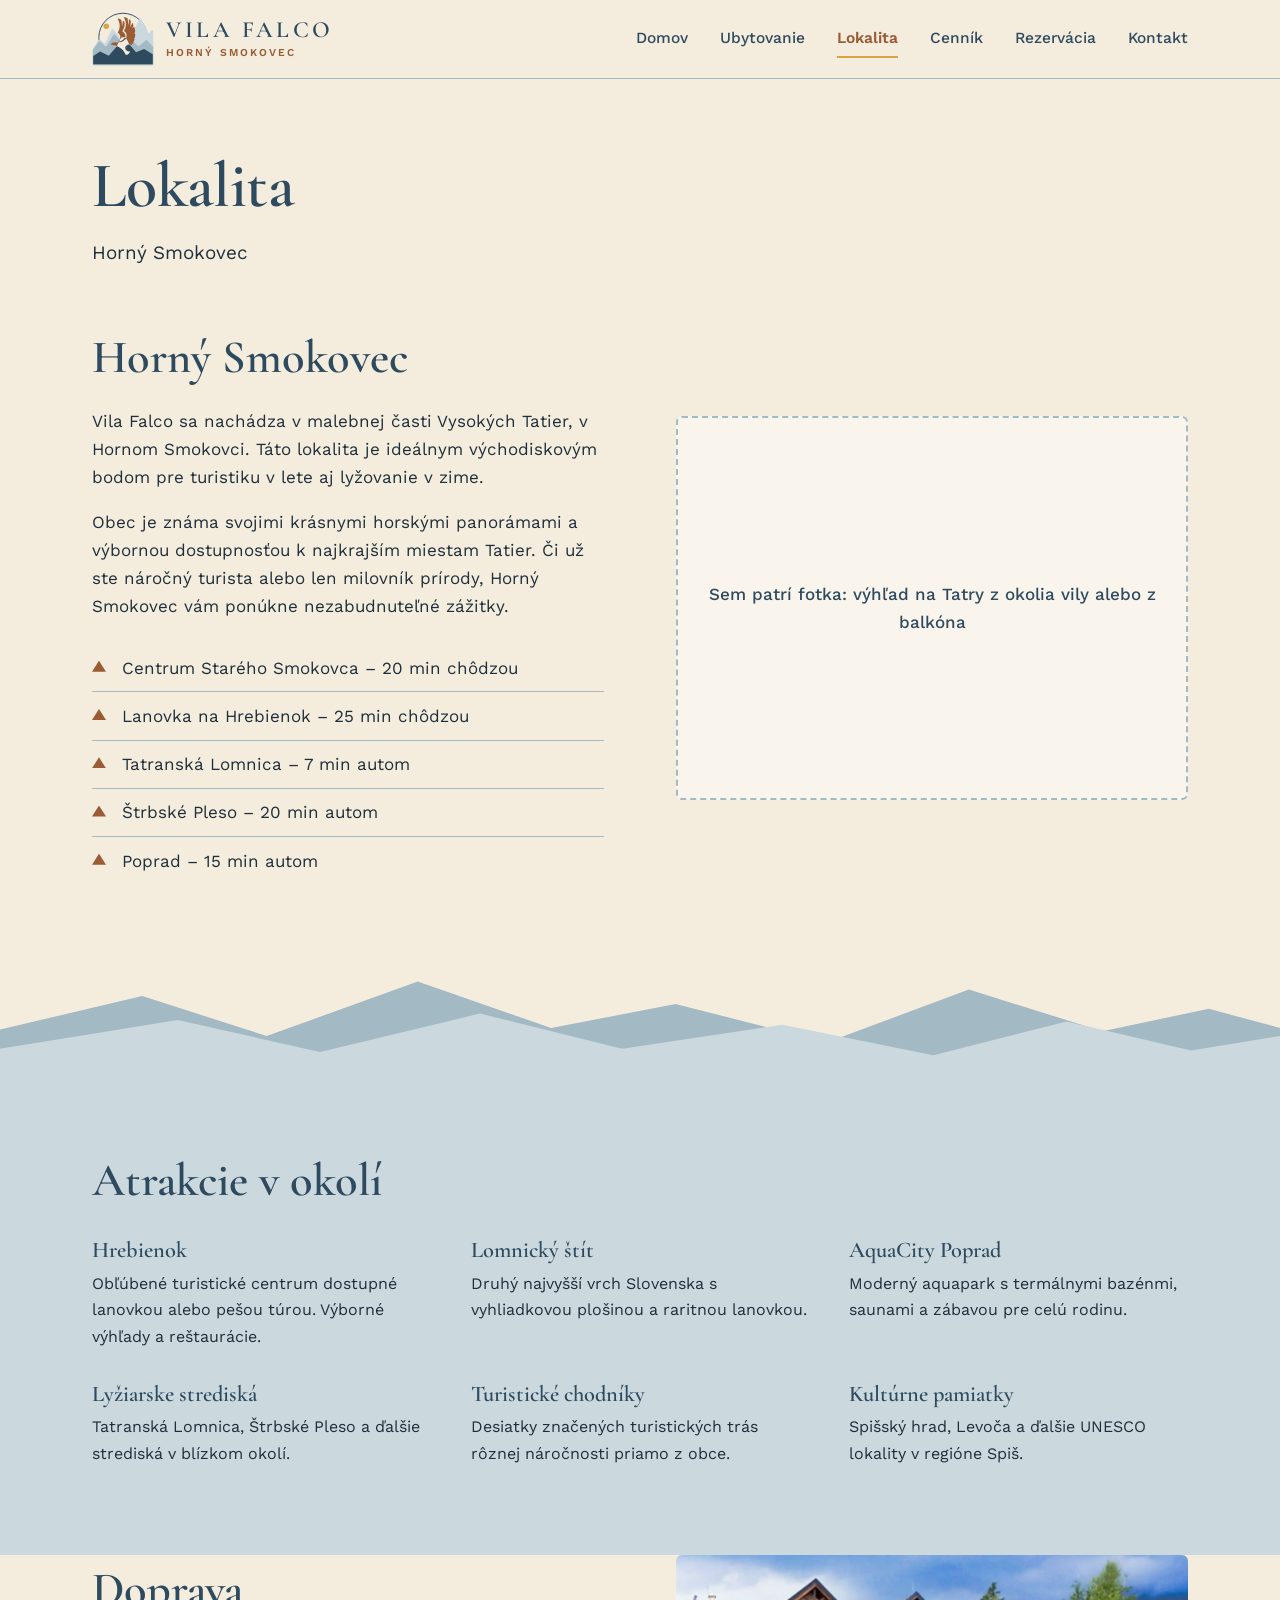
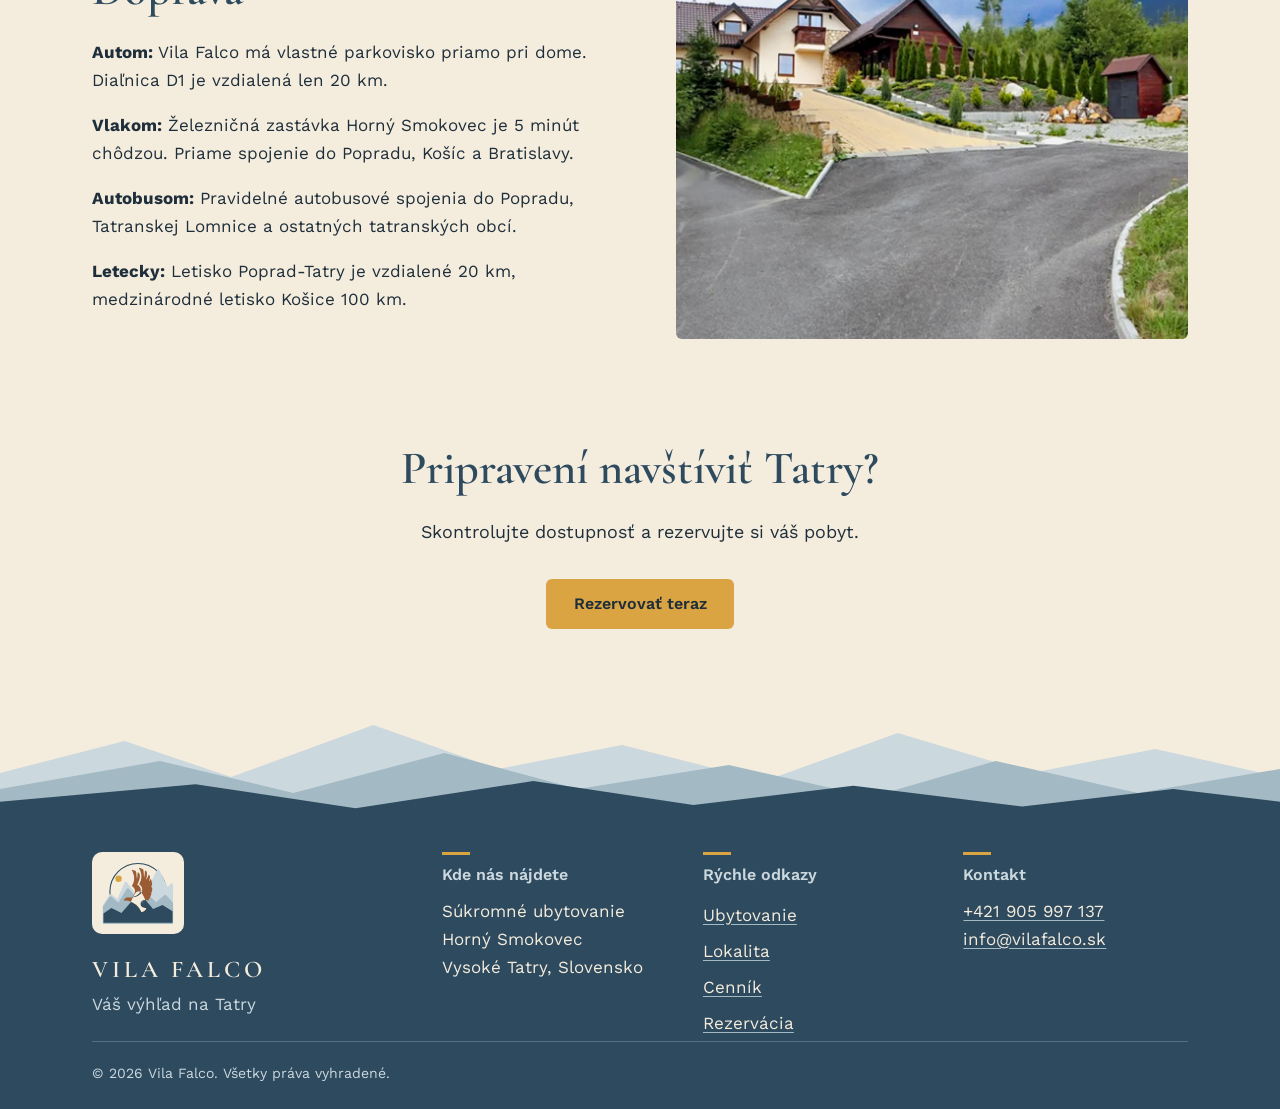
<file: lokalita.html>
<!DOCTYPE html>
<html lang="sk" class="no-js">
<head>
  <meta charset="UTF-8">
  <meta name="viewport" content="width=device-width, initial-scale=1">

  <!-- =========================================================
       SEO: názov a popis tejto stránky (zobrazuje Google)
       ========================================================= -->
  <title>Horný Smokovec – výlety, lyžovanie a doprava | Vila Falco</title>
  <meta name="description" content="Hrebienok, Lomnický štít, Štrbské Pleso aj AquaCity Poprad na dosah. Atrakcie v okolí a praktické info, ako sa k nám dostanete.">
  <link rel="canonical" href="https://vilafalco.sk/lokalita.html">

  <!-- Náhľad pri zdieľaní odkazu (Facebook, WhatsApp, Messenger…) -->
  <meta property="og:type" content="website">
  <meta property="og:locale" content="sk_SK">
  <meta property="og:site_name" content="Vila Falco">
  <meta property="og:title" content="Lokalita – Horný Smokovec">
  <meta property="og:description" content="Hrebienok, Lomnický štít, Štrbské Pleso aj AquaCity Poprad na dosah. Atrakcie v okolí a praktické info, ako sa k nám dostanete.">
  <meta property="og:url" content="https://vilafalco.sk/lokalita.html">
  <meta property="og:image" content="https://vilafalco.sk/fotky/vila-falco-dom.jpg">

  <meta name="twitter:card" content="summary_large_image">

  <!-- Ikony stránky (favicon) -->
  <link rel="icon" href="favicon.ico" sizes="any">
  <link rel="icon" type="image/png" sizes="32x32" href="favicon-32.png">
  <link rel="apple-touch-icon" href="apple-touch-icon.png">
  <link rel="manifest" href="site.webmanifest">
  <meta name="theme-color" content="#2E4A5E">

  <!-- Písma a štýly -->
  <link rel="preconnect" href="https://fonts.googleapis.com">
  <link rel="preconnect" href="https://fonts.gstatic.com" crossorigin>
  <link rel="stylesheet" href="https://fonts.googleapis.com/css2?family=Cormorant+Garamond:wght@500;600&family=Work+Sans:wght@400;500;600&display=swap">
  <link rel="stylesheet" href="styles.css">
  <script>document.documentElement.classList.replace('no-js', 'js');</script>
  <script src="script.js" defer></script>
</head>
<body>
  <a class="skip-link" href="#obsah">Preskočiť na obsah</a>

  <!-- =========================================================
       HLAVIČKA – rovnaká na všetkých stránkach.
       Pri zmene menu ju upravte na každej stránke.
       aria-current="page" označuje stránku, na ktorej ste.
       ========================================================= -->
  <header class="site-header">
    <div class="header-inner">
      <a href="index.html" class="brand" aria-label="Vila Falco, Horný Smokovec – úvodná stránka">
        <img src="vila-falco-badge.svg" alt="" class="brand-badge" width="200" height="174">
        <span class="brand-text" aria-hidden="true">
          <span class="brand-name">Vila Falco</span>
          <span class="brand-place">Horný Smokovec</span>
        </span>
      </a>

      <button class="menu-toggle" type="button" aria-expanded="false" aria-controls="hlavne-menu">
        <span class="menu-toggle-bars" aria-hidden="true"></span>
        Menu
      </button>

      <nav id="hlavne-menu" class="main-nav" aria-label="Hlavné menu">
        <ul>
          <li><a href="index.html">Domov</a></li>
          <li><a href="ubytovanie.html">Ubytovanie</a></li>
          <li><a href="lokalita.html" aria-current="page">Lokalita</a></li>
          <li><a href="cennik.html">Cenník</a></li>
          <li><a href="rezervacia.html">Rezervácia</a></li>
          <li><a href="kontakt.html">Kontakt</a></li>
        </ul>
      </nav>
    </div>
  </header>

  <main id="obsah">

    <!-- TEXT: nadpis stránky -->
    <section class="page-head">
      <div class="container">
        <h1>Lokalita</h1>
        <p class="lead">Horný Smokovec</p>
      </div>
    </section>

    <!-- =========================================================
         TEXT: Horný Smokovec + vzdialenosti
         FOTKA: zatiaľ chýba – nahraďte blok <div class="placeholder"> riadkom:
         <img src="fotky/NAZOV.jpg" alt="POPIS FOTKY" width="1600" height="900" loading="lazy">
         ========================================================= -->
    <section class="section" style="padding-top: 1rem;">
      <div class="container split">
        <div>
          <h2>Horný Smokovec</h2>
          <p>Vila Falco sa nachádza v malebnej časti Vysokých Tatier, v Hornom Smokovci. Táto lokalita je ideálnym východiskovým bodom pre turistiku v lete aj lyžovanie v zime.</p>
          <p>Obec je známa svojimi krásnymi horskými panorámami a výbornou dostupnosťou k najkrajším miestam Tatier. Či už ste náročný turista alebo len milovník prírody, Horný Smokovec vám ponúkne nezabudnuteľné zážitky.</p>
          <ul class="peak-list">
            <li>Centrum Starého Smokovca – 20 min chôdzou</li>
            <li>Lanovka na Hrebienok – 25 min chôdzou</li>
            <li>Tatranská Lomnica – 7 min autom</li>
            <li>Štrbské Pleso – 20 min autom</li>
            <li>Poprad – 15 min autom</li>
          </ul>
        </div>
        <div class="split-media">
          <div class="placeholder">Sem patrí fotka: výhľad na Tatry z okolia vily alebo z balkóna</div>
        </div>
      </div>
    </section>

    <!-- =========================================================
         TEXT: Atrakcie v okolí
         ========================================================= -->
    <div class="ridge ridge--to-mist" aria-hidden="true"></div>
    <section class="section section--mist">
      <div class="container">
        <h2 class="section-title">Atrakcie v okolí</h2>
        <div class="item-grid item-grid--3">
          <div class="item">
            <h3>Hrebienok</h3>
            <p>Obľúbené turistické centrum dostupné lanovkou alebo pešou túrou. Výborné výhľady a reštaurácie.</p>
          </div>
          <div class="item">
            <h3>Lomnický štít</h3>
            <p>Druhý najvyšší vrch Slovenska s vyhliadkovou plošinou a raritnou lanovkou.</p>
          </div>
          <div class="item">
            <h3>AquaCity Poprad</h3>
            <p>Moderný aquapark s termálnymi bazénmi, saunami a zábavou pre celú rodinu.</p>
          </div>
          <div class="item">
            <h3>Lyžiarske strediská</h3>
            <p>Tatranská Lomnica, Štrbské Pleso a ďalšie strediská v blízkom okolí.</p>
          </div>
          <div class="item">
            <h3>Turistické chodníky</h3>
            <p>Desiatky značených turistických trás rôznej náročnosti priamo z obce.</p>
          </div>
          <div class="item">
            <h3>Kultúrne pamiatky</h3>
            <p>Spišský hrad, Levoča a ďalšie UNESCO lokality v regióne Spiš.</p>
          </div>
        </div>
      </div>
    </section>

    <!-- =========================================================
         TEXT: Doprava
         FOTKA: fotky/vila-falco-dom.jpg
         ========================================================= -->
    <section class="section" style="padding-top: 0;">
      <div class="container split split--reverse">
        <figure class="split-media">
          <img src="fotky/vila-falco-dom.jpg" alt="Príjazdová cesta a parkovisko priamo pri Vile Falco" width="1385" height="779" loading="lazy">
        </figure>
        <div>
          <h2>Doprava</h2>
          <p><strong>Autom:</strong> Vila Falco má vlastné parkovisko priamo pri dome. Diaľnica D1 je vzdialená len 20 km.</p>
          <p><strong>Vlakom:</strong> Železničná zastávka Horný Smokovec je 5 minút chôdzou. Priame spojenie do Popradu, Košíc a Bratislavy.</p>
          <p><strong>Autobusom:</strong> Pravidelné autobusové spojenia do Popradu, Tatranskej Lomnice a ostatných tatranských obcí.</p>
          <p><strong>Letecky:</strong> Letisko Poprad-Tatry je vzdialené 20 km, medzinárodné letisko Košice 100 km.</p>
        </div>
      </div>
    </section>

    <!-- TEXT: výzva na konci stránky -->
    <section class="section" style="padding-top: 0;">
      <div class="container cta-block">
        <h2>Pripravení navštíviť Tatry?</h2>
        <p>Skontrolujte dostupnosť a rezervujte si váš pobyt.</p>
        <div class="button-row">
          <a href="rezervacia.html" class="btn btn-primary">Rezervovať teraz</a>
        </div>
      </div>
    </section>

  </main>

  <!-- =========================================================
       PÄTIČKA – rovnaká na všetkých stránkach.
       Kontakty upravte tu (a v rovnakej časti ostatných stránok).
       ========================================================= -->
  <div class="ridge ridge--to-blue" aria-hidden="true"></div>
  <footer class="site-footer">
    <div class="container">
      <div class="footer-grid">
        <div>
          <img src="vila-falco-badge.svg" alt="Logo Vila Falco" class="footer-badge" width="200" height="174" loading="lazy">
          <p class="footer-name">Vila Falco</p>
          <p class="footer-tagline">Váš výhľad na Tatry</p>
        </div>

        <div>
          <h2 class="footer-heading">Kde nás nájdete</h2>
          <p>Súkromné ubytovanie<br>Horný Smokovec<br>Vysoké Tatry, Slovensko</p>
        </div>

        <nav aria-label="Rýchle odkazy">
          <h2 class="footer-heading">Rýchle odkazy</h2>
          <ul class="footer-links">
            <li><a href="ubytovanie.html">Ubytovanie</a></li>
            <li><a href="lokalita.html">Lokalita</a></li>
            <li><a href="cennik.html">Cenník</a></li>
            <li><a href="rezervacia.html">Rezervácia</a></li>
          </ul>
        </nav>

        <div>
          <h2 class="footer-heading">Kontakt</h2>
          <p>
            <a href="tel:+421905997137">+421 905 997 137</a><br>
            <a href="mailto:info@vilafalco.sk">info@vilafalco.sk</a>
          </p>
        </div>
      </div>

      <p class="footer-bottom">&copy; 2026 Vila Falco. Všetky práva vyhradené.</p>
    </div>
  </footer>
</body>
</html>
</file>
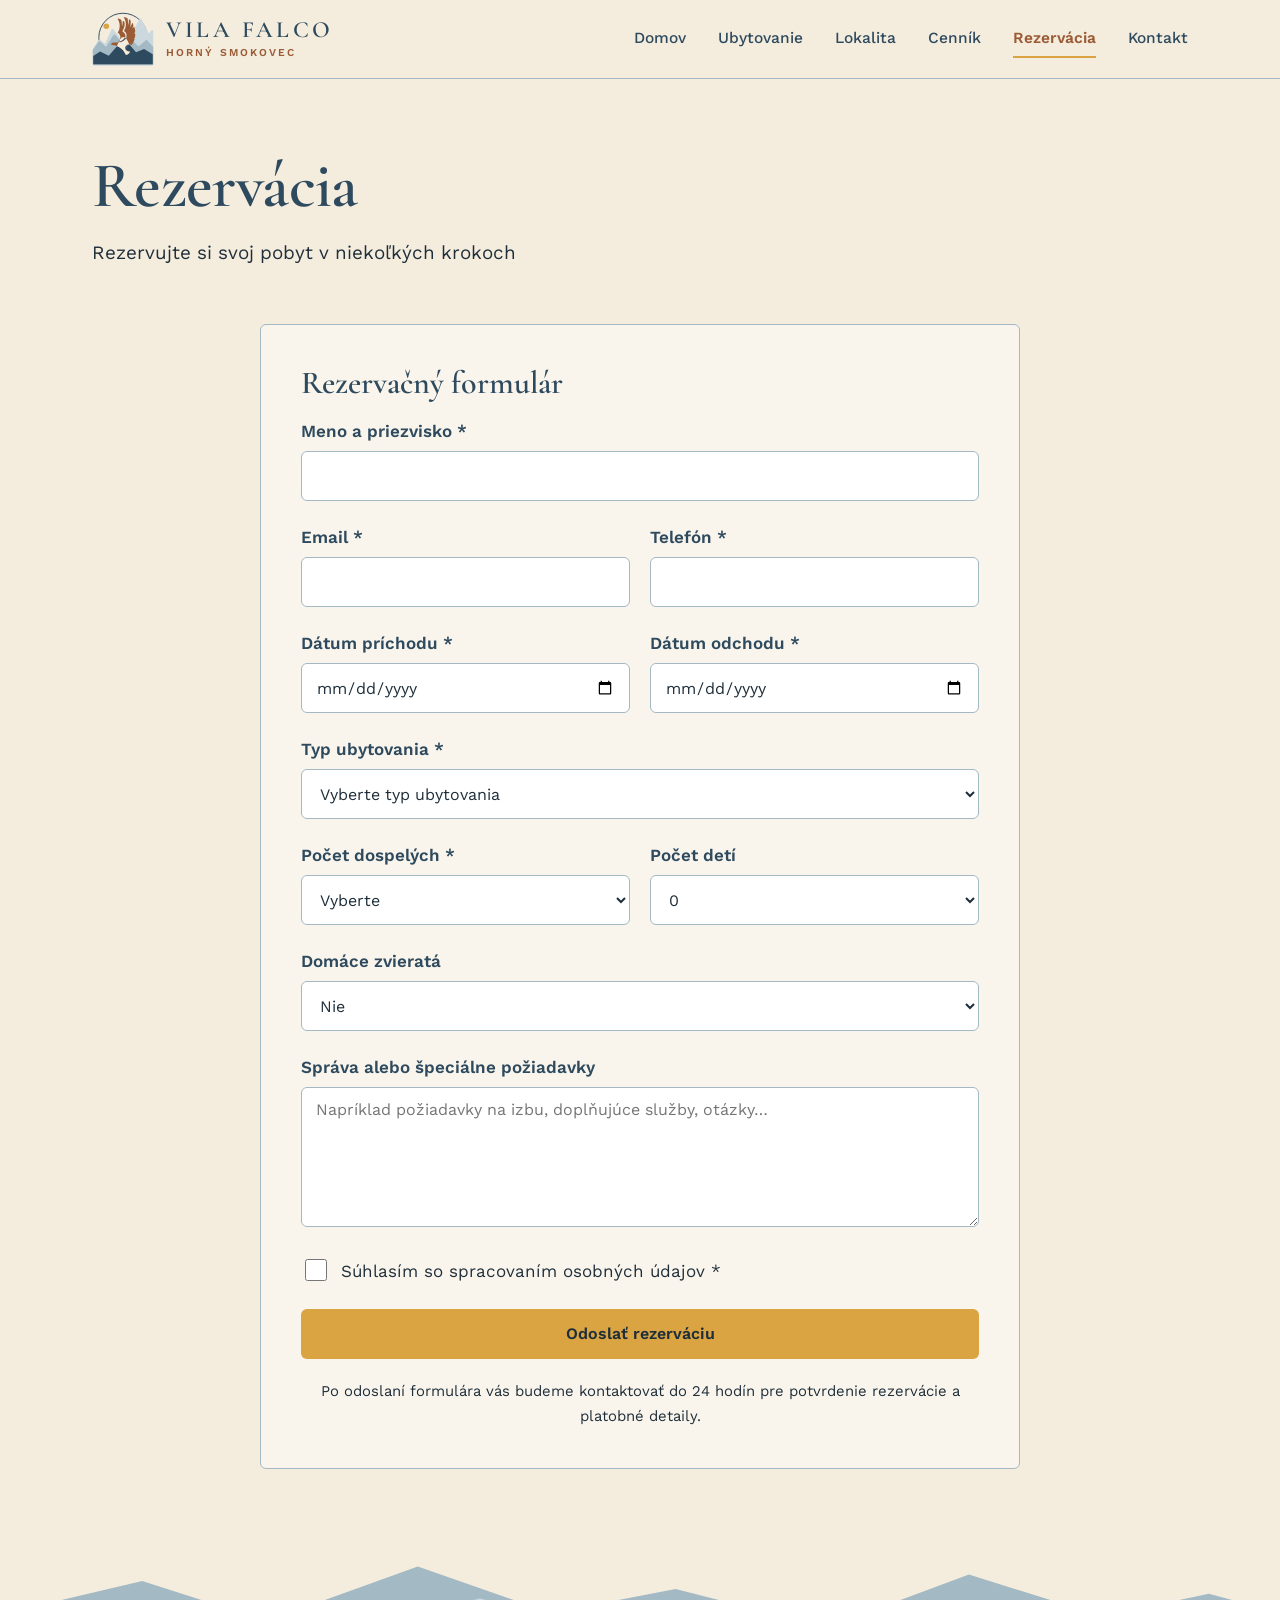
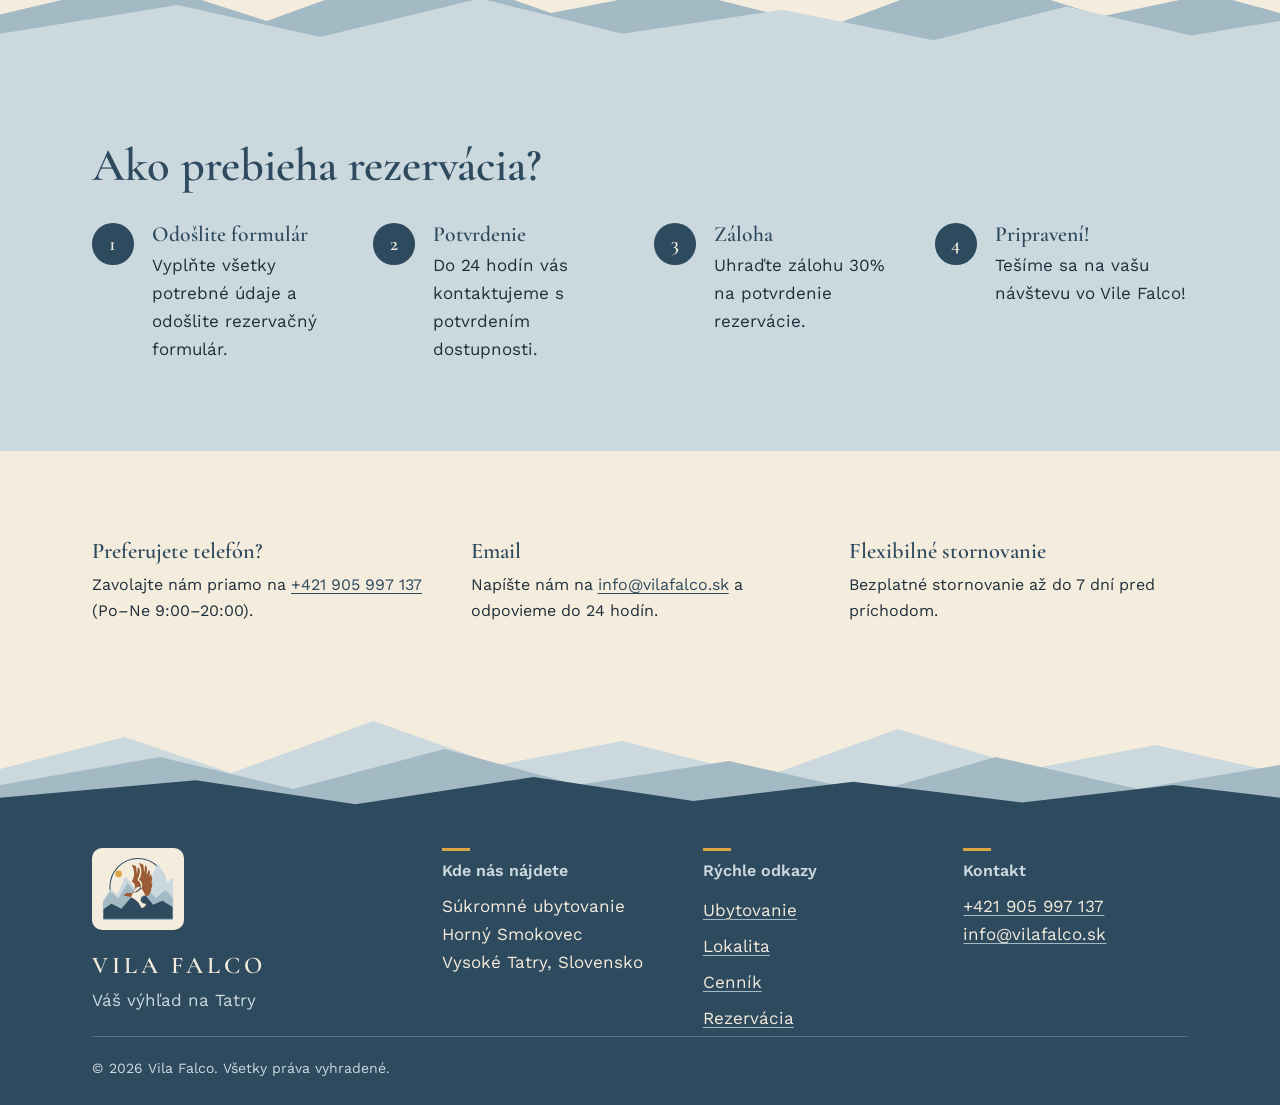
<file: rezervacia.html>
<!DOCTYPE html>
<html lang="sk" class="no-js">
<head>
  <meta charset="UTF-8">
  <meta name="viewport" content="width=device-width, initial-scale=1">

  <!-- =========================================================
       SEO: názov a popis tejto stránky (zobrazuje Google)
       ========================================================= -->
  <title>Rezervácia ubytovania – Vila Falco, Horný Smokovec</title>
  <meta name="description" content="Pošlite nezáväznú rezerváciu online. Dostupnosť vám potvrdíme do 24 hodín. Bezplatné stornovanie do 7 dní pred príchodom.">
  <link rel="canonical" href="https://vilafalco.sk/rezervacia.html">

  <!-- Náhľad pri zdieľaní odkazu (Facebook, WhatsApp, Messenger…) -->
  <meta property="og:type" content="website">
  <meta property="og:locale" content="sk_SK">
  <meta property="og:site_name" content="Vila Falco">
  <meta property="og:title" content="Rezervácia – Vila Falco">
  <meta property="og:description" content="Pošlite nezáväznú rezerváciu online. Dostupnosť vám potvrdíme do 24 hodín. Bezplatné stornovanie do 7 dní pred príchodom.">
  <meta property="og:url" content="https://vilafalco.sk/rezervacia.html">
  <meta property="og:image" content="https://vilafalco.sk/fotky/izba-rodinna.jpg">

  <meta name="twitter:card" content="summary_large_image">

  <!-- Ikony stránky (favicon) -->
  <link rel="icon" href="favicon.ico" sizes="any">
  <link rel="icon" type="image/png" sizes="32x32" href="favicon-32.png">
  <link rel="apple-touch-icon" href="apple-touch-icon.png">
  <link rel="manifest" href="site.webmanifest">
  <meta name="theme-color" content="#2E4A5E">

  <!-- Písma a štýly -->
  <link rel="preconnect" href="https://fonts.googleapis.com">
  <link rel="preconnect" href="https://fonts.gstatic.com" crossorigin>
  <link rel="stylesheet" href="https://fonts.googleapis.com/css2?family=Cormorant+Garamond:wght@500;600&family=Work+Sans:wght@400;500;600&display=swap">
  <link rel="stylesheet" href="styles.css">
  <script>document.documentElement.classList.replace('no-js', 'js');</script>
  <script src="script.js" defer></script>
</head>
<body>
  <a class="skip-link" href="#obsah">Preskočiť na obsah</a>

  <!-- =========================================================
       HLAVIČKA – rovnaká na všetkých stránkach.
       Pri zmene menu ju upravte na každej stránke.
       aria-current="page" označuje stránku, na ktorej ste.
       ========================================================= -->
  <header class="site-header">
    <div class="header-inner">
      <a href="index.html" class="brand" aria-label="Vila Falco, Horný Smokovec – úvodná stránka">
        <img src="vila-falco-badge.svg" alt="" class="brand-badge" width="200" height="174">
        <span class="brand-text" aria-hidden="true">
          <span class="brand-name">Vila Falco</span>
          <span class="brand-place">Horný Smokovec</span>
        </span>
      </a>

      <button class="menu-toggle" type="button" aria-expanded="false" aria-controls="hlavne-menu">
        <span class="menu-toggle-bars" aria-hidden="true"></span>
        Menu
      </button>

      <nav id="hlavne-menu" class="main-nav" aria-label="Hlavné menu">
        <ul>
          <li><a href="index.html">Domov</a></li>
          <li><a href="ubytovanie.html">Ubytovanie</a></li>
          <li><a href="lokalita.html">Lokalita</a></li>
          <li><a href="cennik.html">Cenník</a></li>
          <li><a href="rezervacia.html" aria-current="page">Rezervácia</a></li>
          <li><a href="kontakt.html">Kontakt</a></li>
        </ul>
      </nav>
    </div>
  </header>

  <main id="obsah">

    <!-- TEXT: nadpis stránky -->
    <section class="page-head">
      <div class="container">
        <h1>Rezervácia</h1>
        <p class="lead">Rezervujte si svoj pobyt v niekoľkých krokoch</p>
      </div>
    </section>

    <!-- =========================================================
         REZERVAČNÝ FORMULÁR
         Odosiela sa cez Formspree (kód formulára: xwlpjavl).
         Texty po odoslaní upravíte v data-success a data-error.
         ========================================================= -->
    <section class="section" style="padding-top: 0.5rem;">
      <div class="container">
        <div class="form-card">
          <h2>Rezervačný formulár</h2>

          <form action="https://formspree.io/f/xwlpjavl" method="POST" data-formspree
                data-success="Ďakujeme! Vašu správu sme prijali a ozveme sa vám do 24 hodín." data-error="Správu sa nepodarilo odoslať. Skúste to prosím znova, alebo nám zavolajte na +421 905 997 137 či napíšte na info@vilafalco.sk.">
            <input type="hidden" name="_subject" value="Nová rezervácia – Vila Falco">
            <input type="text" name="_gotcha" class="hp-field" tabindex="-1" autocomplete="off" aria-hidden="true">

            <div class="field">
              <label for="name">Meno a priezvisko *</label>
              <input type="text" id="name" name="meno" autocomplete="name" required>
            </div>

            <div class="form-row">
              <div class="field">
                <label for="email">Email *</label>
                <input type="email" id="email" name="email" autocomplete="email" required>
              </div>
              <div class="field">
                <label for="phone">Telefón *</label>
                <input type="tel" id="phone" name="telefon" autocomplete="tel" required>
              </div>
            </div>

            <div class="form-row">
              <div class="field">
                <label for="checkin">Dátum príchodu *</label>
                <input type="date" id="checkin" name="prichod" required>
              </div>
              <div class="field">
                <label for="checkout">Dátum odchodu *</label>
                <input type="date" id="checkout" name="odchod" required>
              </div>
            </div>

            <div class="field">
              <label for="accommodation">Typ ubytovania *</label>
              <select id="accommodation" name="typ_ubytovania" required>
                <option value="">Vyberte typ ubytovania</option>
                <option value="Dvojlôžková izba">Dvojlôžková izba</option>
                <option value="Trojlôžková izba">Trojlôžková izba</option>
                <option value="Celé poschodie">Celé poschodie</option>
              </select>
            </div>

            <div class="form-row">
              <div class="field">
                <label for="adults">Počet dospelých *</label>
                <select id="adults" name="pocet_dospelych" required>
                  <option value="">Vyberte</option>
                  <option value="1">1</option>
                  <option value="2">2</option>
                  <option value="3">3</option>
                  <option value="4">4</option>
                  <option value="5">5</option>
                  <option value="6">6</option>
                </select>
              </div>
              <div class="field">
                <label for="children">Počet detí</label>
                <select id="children" name="pocet_deti">
                  <option value="0">0</option>
                  <option value="1">1</option>
                  <option value="2">2</option>
                  <option value="3">3</option>
                  <option value="4">4</option>
                </select>
              </div>
            </div>

            <div class="field">
              <label for="pets">Domáce zvieratá</label>
              <select id="pets" name="zvierata">
                <option value="Nie">Nie</option>
                <option value="Áno">Áno (príplatok 10 € / noc)</option>
              </select>
            </div>

            <div class="field">
              <label for="message">Správa alebo špeciálne požiadavky</label>
              <textarea id="message" name="sprava" rows="5" placeholder="Napríklad požiadavky na izbu, doplňujúce služby, otázky…"></textarea>
            </div>

            <div class="field-check">
              <input type="checkbox" id="consent" name="suhlas" value="Áno" required>
              <label for="consent">Súhlasím so spracovaním osobných údajov *</label>
            </div>

            <button type="submit" class="btn btn-primary">Odoslať rezerváciu</button>
            <p class="form-status" role="status" aria-live="polite"></p>
          </form>

          <p class="form-hint">Po odoslaní formulára vás budeme kontaktovať do 24 hodín pre potvrdenie rezervácie a platobné detaily.</p>
        </div>
      </div>
    </section>

    <!-- =========================================================
         TEXT: Ako prebieha rezervácia (4 kroky)
         ========================================================= -->
    <div class="ridge ridge--to-mist" aria-hidden="true"></div>
    <section class="section section--mist">
      <div class="container">
        <h2 class="section-title">Ako prebieha rezervácia?</h2>
        <ol class="steps">
          <li><h3>Odošlite formulár</h3><p>Vyplňte všetky potrebné údaje a odošlite rezervačný formulár.</p></li>
          <li><h3>Potvrdenie</h3><p>Do 24 hodín vás kontaktujeme s potvrdením dostupnosti.</p></li>
          <li><h3>Záloha</h3><p>Uhraďte zálohu 30% na potvrdenie rezervácie.</p></li>
          <li><h3>Pripravení!</h3><p>Tešíme sa na vašu návštevu vo Vile Falco!</p></li>
        </ol>
      </div>
    </section>

    <!-- =========================================================
         TEXT: Iné možnosti kontaktu
         ========================================================= -->
    <section class="section">
      <div class="container">
        <div class="item-grid item-grid--3">
          <div class="item">
            <h3>Preferujete telefón?</h3>
            <p>Zavolajte nám priamo na <a href="tel:+421905997137">+421 905 997 137</a> (Po–Ne 9:00–20:00).</p>
          </div>
          <div class="item">
            <h3>Email</h3>
            <p>Napíšte nám na <a href="mailto:info@vilafalco.sk">info@vilafalco.sk</a> a odpovieme do 24 hodín.</p>
          </div>
          <div class="item">
            <h3>Flexibilné stornovanie</h3>
            <p>Bezplatné stornovanie až do 7 dní pred príchodom.</p>
          </div>
        </div>
      </div>
    </section>

  </main>

  <!-- =========================================================
       PÄTIČKA – rovnaká na všetkých stránkach.
       Kontakty upravte tu (a v rovnakej časti ostatných stránok).
       ========================================================= -->
  <div class="ridge ridge--to-blue" aria-hidden="true"></div>
  <footer class="site-footer">
    <div class="container">
      <div class="footer-grid">
        <div>
          <img src="vila-falco-badge.svg" alt="Logo Vila Falco" class="footer-badge" width="200" height="174" loading="lazy">
          <p class="footer-name">Vila Falco</p>
          <p class="footer-tagline">Váš výhľad na Tatry</p>
        </div>

        <div>
          <h2 class="footer-heading">Kde nás nájdete</h2>
          <p>Súkromné ubytovanie<br>Horný Smokovec<br>Vysoké Tatry, Slovensko</p>
        </div>

        <nav aria-label="Rýchle odkazy">
          <h2 class="footer-heading">Rýchle odkazy</h2>
          <ul class="footer-links">
            <li><a href="ubytovanie.html">Ubytovanie</a></li>
            <li><a href="lokalita.html">Lokalita</a></li>
            <li><a href="cennik.html">Cenník</a></li>
            <li><a href="rezervacia.html">Rezervácia</a></li>
          </ul>
        </nav>

        <div>
          <h2 class="footer-heading">Kontakt</h2>
          <p>
            <a href="tel:+421905997137">+421 905 997 137</a><br>
            <a href="mailto:info@vilafalco.sk">info@vilafalco.sk</a>
          </p>
        </div>
      </div>

      <p class="footer-bottom">&copy; 2026 Vila Falco. Všetky práva vyhradené.</p>
    </div>
  </footer>
</body>
</html>
</file>
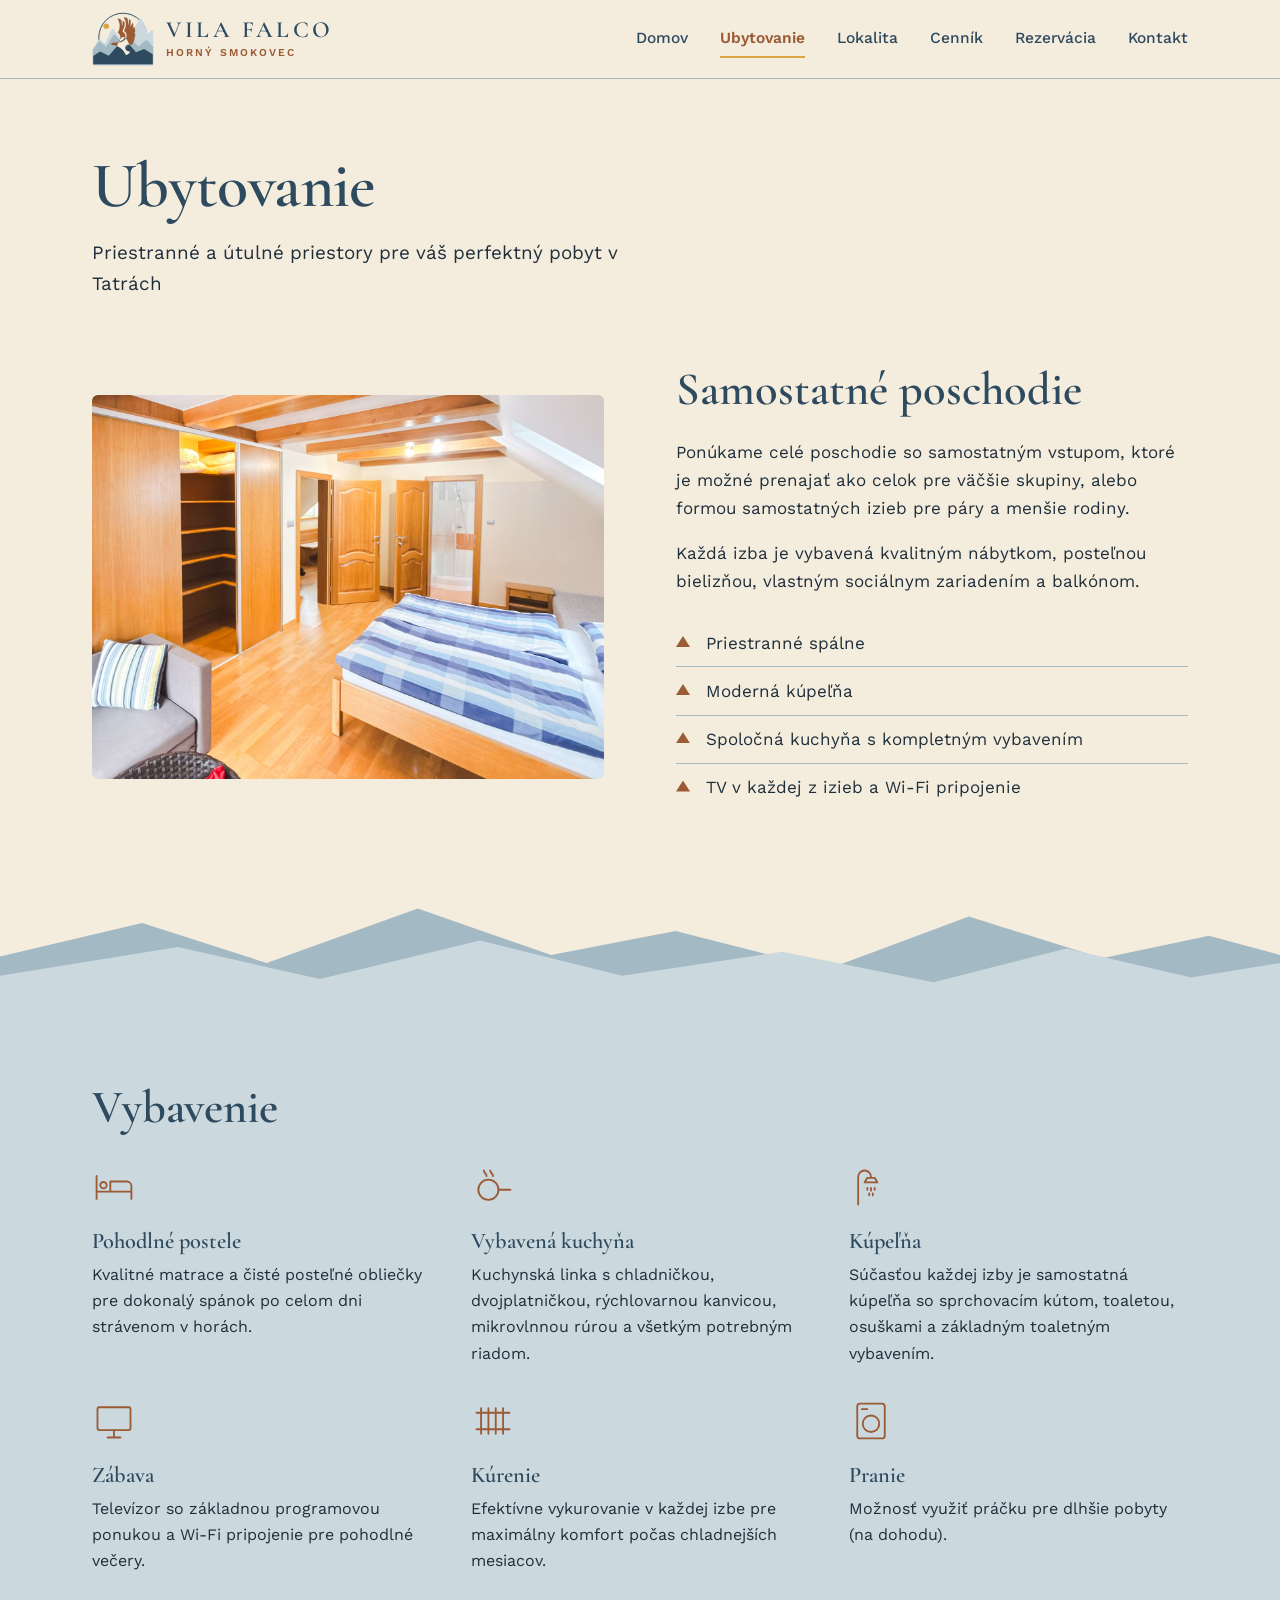
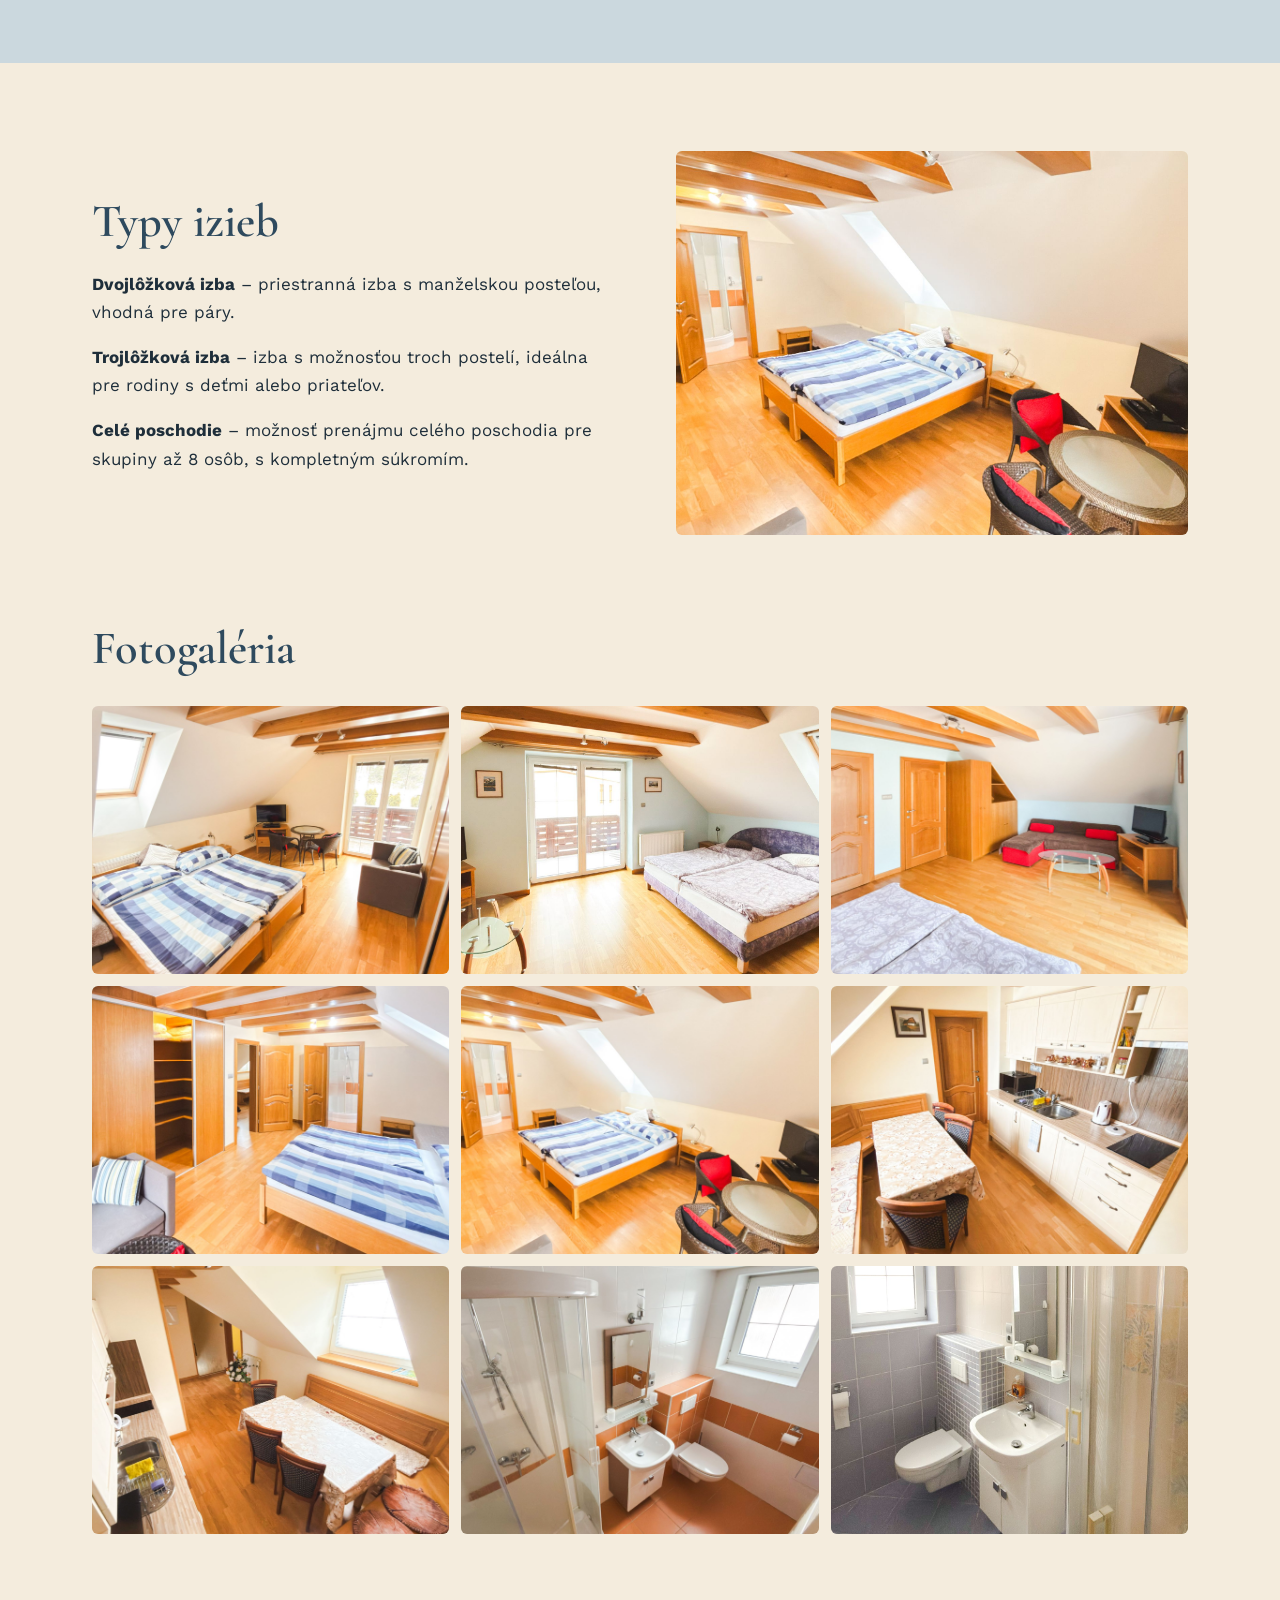
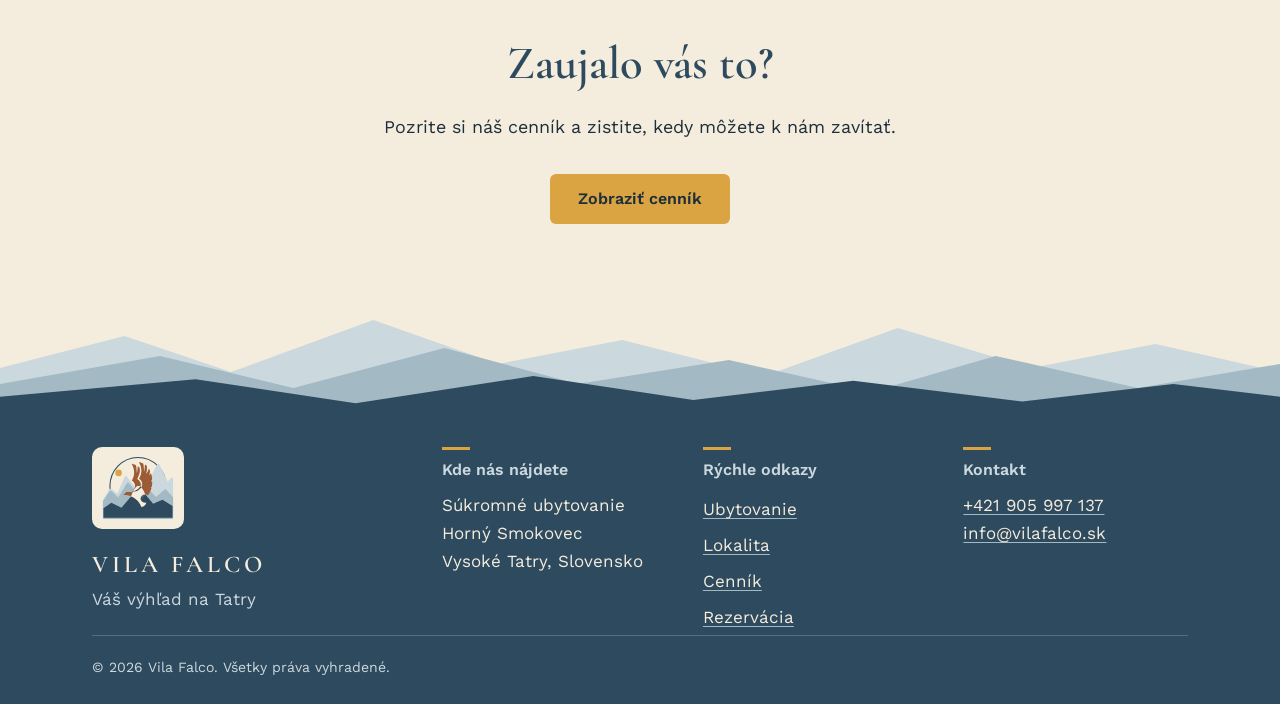
<file: ubytovanie.html>
<!DOCTYPE html>
<html lang="sk" class="no-js">
<head>
  <meta charset="UTF-8">
  <meta name="viewport" content="width=device-width, initial-scale=1">

  <!-- =========================================================
       SEO: názov a popis tejto stránky (zobrazuje Google)
       ========================================================= -->
  <title>Izby a vybavenie – Vila Falco, Horný Smokovec</title>
  <meta name="description" content="Dvojlôžkové a trojlôžkové izby s vlastnou kúpeľňou alebo celé poschodie až pre 8 osôb. Spoločná kuchyňa, TV, Wi-Fi a balkón. Pozrite si fotky.">
  <link rel="canonical" href="https://vilafalco.sk/ubytovanie.html">

  <!-- Náhľad pri zdieľaní odkazu (Facebook, WhatsApp, Messenger…) -->
  <meta property="og:type" content="website">
  <meta property="og:locale" content="sk_SK">
  <meta property="og:site_name" content="Vila Falco">
  <meta property="og:title" content="Ubytovanie vo Vile Falco">
  <meta property="og:description" content="Dvojlôžkové a trojlôžkové izby s vlastnou kúpeľňou alebo celé poschodie až pre 8 osôb. Spoločná kuchyňa, TV, Wi-Fi a balkón. Pozrite si fotky.">
  <meta property="og:url" content="https://vilafalco.sk/ubytovanie.html">
  <meta property="og:image" content="https://vilafalco.sk/fotky/izba-s-balkonom.jpg">

  <meta name="twitter:card" content="summary_large_image">

  <!-- Ikony stránky (favicon) -->
  <link rel="icon" href="favicon.ico" sizes="any">
  <link rel="icon" type="image/png" sizes="32x32" href="favicon-32.png">
  <link rel="apple-touch-icon" href="apple-touch-icon.png">
  <link rel="manifest" href="site.webmanifest">
  <meta name="theme-color" content="#2E4A5E">

  <!-- Písma a štýly -->
  <link rel="preconnect" href="https://fonts.googleapis.com">
  <link rel="preconnect" href="https://fonts.gstatic.com" crossorigin>
  <link rel="stylesheet" href="https://fonts.googleapis.com/css2?family=Cormorant+Garamond:wght@500;600&family=Work+Sans:wght@400;500;600&display=swap">
  <link rel="stylesheet" href="styles.css">
  <script>document.documentElement.classList.replace('no-js', 'js');</script>
  <script src="script.js" defer></script>
</head>
<body>
  <a class="skip-link" href="#obsah">Preskočiť na obsah</a>

  <!-- =========================================================
       HLAVIČKA – rovnaká na všetkých stránkach.
       Pri zmene menu ju upravte na každej stránke.
       aria-current="page" označuje stránku, na ktorej ste.
       ========================================================= -->
  <header class="site-header">
    <div class="header-inner">
      <a href="index.html" class="brand" aria-label="Vila Falco, Horný Smokovec – úvodná stránka">
        <img src="vila-falco-badge.svg" alt="" class="brand-badge" width="200" height="174">
        <span class="brand-text" aria-hidden="true">
          <span class="brand-name">Vila Falco</span>
          <span class="brand-place">Horný Smokovec</span>
        </span>
      </a>

      <button class="menu-toggle" type="button" aria-expanded="false" aria-controls="hlavne-menu">
        <span class="menu-toggle-bars" aria-hidden="true"></span>
        Menu
      </button>

      <nav id="hlavne-menu" class="main-nav" aria-label="Hlavné menu">
        <ul>
          <li><a href="index.html">Domov</a></li>
          <li><a href="ubytovanie.html" aria-current="page">Ubytovanie</a></li>
          <li><a href="lokalita.html">Lokalita</a></li>
          <li><a href="cennik.html">Cenník</a></li>
          <li><a href="rezervacia.html">Rezervácia</a></li>
          <li><a href="kontakt.html">Kontakt</a></li>
        </ul>
      </nav>
    </div>
  </header>

  <main id="obsah">

    <!-- TEXT: nadpis stránky -->
    <section class="page-head">
      <div class="container">
        <h1>Ubytovanie</h1>
        <p class="lead">Priestranné a útulné priestory pre váš perfektný pobyt v Tatrách</p>
      </div>
    </section>

    <!-- =========================================================
         TEXT: Samostatné poschodie
         FOTKA: fotky/izba-so-satnikom.jpg
         ========================================================= -->
    <section class="section" style="padding-top: 1rem;">
      <div class="container split">
        <figure class="split-media">
          <img src="fotky/izba-so-satnikom.jpg" alt="Podkrovná izba s drevenými trámami, manželskou posteľou, pohovkou a vstavanou skriňou" width="1600" height="900" loading="lazy">
        </figure>
        <div>
          <h2>Samostatné poschodie</h2>
          <p>Ponúkame celé poschodie so samostatným vstupom, ktoré je možné prenajať ako celok pre väčšie skupiny, alebo formou samostatných izieb pre páry a menšie rodiny.</p>
          <p>Každá izba je vybavená kvalitným nábytkom, posteľnou bielizňou, vlastným sociálnym zariadením a balkónom.</p>
          <ul class="peak-list">
            <li>Priestranné spálne</li>
            <li>Moderná kúpeľňa</li>
            <li>Spoločná kuchyňa s kompletným vybavením</li>
            <li>TV v každej z izieb a Wi-Fi pripojenie</li>
          </ul>
        </div>
      </div>
    </section>

    <!-- =========================================================
         TEXT: Vybavenie (šesť položiek)
         ========================================================= -->
    <div class="ridge ridge--to-mist" aria-hidden="true"></div>
    <section class="section section--mist">
      <div class="container">
        <h2 class="section-title">Vybavenie</h2>
        <div class="item-grid item-grid--3">
          <div class="item">
            <svg class="feature-icon" viewBox="0 0 48 48" fill="none" stroke="currentColor" stroke-width="2" stroke-linecap="round" stroke-linejoin="round" aria-hidden="true"><path d="M5 37V12M5 29h38v8M43 29v-6a5 5 0 0 0-5-5H20v11"/><circle cx="12.5" cy="22" r="3.5"/></svg>
            <h3>Pohodlné postele</h3>
            <p>Kvalitné matrace a čisté posteľné obliečky pre dokonalý spánok po celom dni strávenom v horách.</p>
          </div>
          <div class="item">
            <svg class="feature-icon" viewBox="0 0 48 48" fill="none" stroke="currentColor" stroke-width="2" stroke-linecap="round" stroke-linejoin="round" aria-hidden="true"><circle cx="19" cy="27" r="11"/><path d="M30 27h13M14 6c0 3 3 3 3 6M21 6c0 3 3 3 3 6"/></svg>
            <h3>Vybavená kuchyňa</h3>
            <p>Kuchynská linka s chladničkou, dvojplatničkou, rýchlovarnou kanvicou, mikrovlnnou rúrou a všetkým potrebným riadom.</p>
          </div>
          <div class="item">
            <svg class="feature-icon" viewBox="0 0 48 48" fill="none" stroke="currentColor" stroke-width="2" stroke-linecap="round" stroke-linejoin="round" aria-hidden="true"><path d="M10 43V13a7 7 0 0 1 14 0"/><path d="M17 19h14l-3-5h-8z"/><path d="M20 25v2M24 25v3M28 25v2M22 31v2M26 31v2"/></svg>
            <h3>Kúpeľňa</h3>
            <p>Súčasťou každej izby je samostatná kúpeľňa so sprchovacím kútom, toaletou, osuškami a základným toaletným vybavením.</p>
          </div>
          <div class="item">
            <svg class="feature-icon" viewBox="0 0 48 48" fill="none" stroke="currentColor" stroke-width="2" stroke-linecap="round" stroke-linejoin="round" aria-hidden="true"><rect x="6" y="9" width="36" height="25" rx="2"/><path d="M17 42h14M24 34v8"/></svg>
            <h3>Zábava</h3>
            <p>Televízor so základnou programovou ponukou a Wi-Fi pripojenie pre pohodlné večery.</p>
          </div>
          <div class="item">
            <svg class="feature-icon" viewBox="0 0 48 48" fill="none" stroke="currentColor" stroke-width="2" stroke-linecap="round" stroke-linejoin="round" aria-hidden="true"><path d="M11 10v28M19 10v28M27 10v28M35 10v28M6 15h36M6 33h36"/></svg>
            <h3>Kúrenie</h3>
            <p>Efektívne vykurovanie v každej izbe pre maximálny komfort počas chladnejších mesiacov.</p>
          </div>
          <div class="item">
            <svg class="feature-icon" viewBox="0 0 48 48" fill="none" stroke="currentColor" stroke-width="2" stroke-linecap="round" stroke-linejoin="round" aria-hidden="true"><rect x="9" y="5" width="30" height="38" rx="3"/><circle cx="24" cy="27" r="9"/><path d="M14 11h6"/></svg>
            <h3>Pranie</h3>
            <p>Možnosť využiť práčku pre dlhšie pobyty (na dohodu).</p>
          </div>
        </div>
      </div>
    </section>

    <!-- =========================================================
         TEXT: Typy izieb
         FOTKA: fotky/izba-rodinna.jpg
         ========================================================= -->
    <section class="section">
      <div class="container split split--reverse">
        <figure class="split-media">
          <img src="fotky/izba-rodinna.jpg" alt="Rodinná izba s manželskou posteľou a prístelkou, okrúhlym stolíkom a televízorom" width="1600" height="900" loading="lazy">
        </figure>
        <div>
          <h2>Typy izieb</h2>
          <p><strong>Dvojlôžková izba</strong> – priestranná izba s manželskou posteľou, vhodná pre páry.</p>
          <p><strong>Trojlôžková izba</strong> – izba s možnosťou troch postelí, ideálna pre rodiny s deťmi alebo priateľov.</p>
          <p><strong>Celé poschodie</strong> – možnosť prenájmu celého poschodia pre skupiny až 8 osôb, s kompletným súkromím.</p>
        </div>
      </div>
    </section>

    <!-- =========================================================
         FOTOGALÉRIA – fotky sú v priečinku fotky/
         Novú fotku pridáte skopírovaním jedného riadku <figure>
         ========================================================= -->
    <section class="section" style="padding-top: 0;">
      <div class="container">
        <h2 class="section-title">Fotogaléria</h2>
        <div class="photo-grid">
          <figure><img src="fotky/izba-s-balkonom.jpg" alt="Izba s manželskou posteľou, prístelkou, sedením a dverami na balkón" width="1600" height="900" loading="lazy"></figure>
          <figure><img src="fotky/izba-svetla.jpg" alt="Svetlá izba s manželskou posteľou, strešným oknom a balkónom" width="1600" height="900" loading="lazy"></figure>
          <figure><img src="fotky/izba-s-sedenim.jpg" alt="Izba s rozkladacou pohovkou, konferenčným stolíkom a televízorom" width="1600" height="900" loading="lazy"></figure>
          <figure><img src="fotky/izba-so-satnikom.jpg" alt="Izba s manželskou posteľou, veľkou vstavanou skriňou a vstupom do kúpeľne" width="1600" height="900" loading="lazy"></figure>
          <figure><img src="fotky/izba-rodinna.jpg" alt="Rodinná izba s manželskou posteľou, prístelkou, stolíkom a televízorom" width="1600" height="900" loading="lazy"></figure>
          <figure><img src="fotky/kuchyna.jpg" alt="Spoločná kuchyňa s varnou doskou, mikrovlnkou a rýchlovarnou kanvicou" width="1600" height="900" loading="lazy"></figure>
          <figure><img src="fotky/kuchyna-jedalen.jpg" alt="Jedálenský kút s lavicou a stoličkami pod strešným oknom" width="1600" height="900" loading="lazy"></figure>
          <figure><img src="fotky/kupelna-oranzova.jpg" alt="Kúpeľňa so sprchovacím kútom, umývadlom a toaletou" width="1600" height="900" loading="lazy"></figure>
          <figure><img src="fotky/kupelna-modra.jpg" alt="Kúpeľňa v modrých obkladoch so sprchovacím kútom, umývadlom a toaletou" width="900" height="1600" loading="lazy"></figure>
        </div>
      </div>
    </section>

    <!-- TEXT: výzva na konci stránky -->
    <section class="section" style="padding-top: 0;">
      <div class="container cta-block">
        <h2>Zaujalo vás to?</h2>
        <p>Pozrite si náš cenník a zistite, kedy môžete k nám zavítať.</p>
        <div class="button-row">
          <a href="cennik.html" class="btn btn-primary">Zobraziť cenník</a>
        </div>
      </div>
    </section>

  </main>

  <!-- =========================================================
       PÄTIČKA – rovnaká na všetkých stránkach.
       Kontakty upravte tu (a v rovnakej časti ostatných stránok).
       ========================================================= -->
  <div class="ridge ridge--to-blue" aria-hidden="true"></div>
  <footer class="site-footer">
    <div class="container">
      <div class="footer-grid">
        <div>
          <img src="vila-falco-badge.svg" alt="Logo Vila Falco" class="footer-badge" width="200" height="174" loading="lazy">
          <p class="footer-name">Vila Falco</p>
          <p class="footer-tagline">Váš výhľad na Tatry</p>
        </div>

        <div>
          <h2 class="footer-heading">Kde nás nájdete</h2>
          <p>Súkromné ubytovanie<br>Horný Smokovec<br>Vysoké Tatry, Slovensko</p>
        </div>

        <nav aria-label="Rýchle odkazy">
          <h2 class="footer-heading">Rýchle odkazy</h2>
          <ul class="footer-links">
            <li><a href="ubytovanie.html">Ubytovanie</a></li>
            <li><a href="lokalita.html">Lokalita</a></li>
            <li><a href="cennik.html">Cenník</a></li>
            <li><a href="rezervacia.html">Rezervácia</a></li>
          </ul>
        </nav>

        <div>
          <h2 class="footer-heading">Kontakt</h2>
          <p>
            <a href="tel:+421905997137">+421 905 997 137</a><br>
            <a href="mailto:info@vilafalco.sk">info@vilafalco.sk</a>
          </p>
        </div>
      </div>

      <p class="footer-bottom">&copy; 2026 Vila Falco. Všetky práva vyhradené.</p>
    </div>
  </footer>
</body>
</html>
</file>
<file: styles.css>
/* =====================================================================
   VILA FALCO – spoločné štýly pre všetky stránky
   ---------------------------------------------------------------------
   Pre bežné úpravy (texty, ceny, fotky) tento súbor nepotrebujete.
   Farby a písma značky sú v sekcii 1 – stačí zmeniť hodnotu tam.
   ===================================================================== */


/* ---------- 1. ZNAČKA: farby a písma ---------- */
:root {
  --tatra:  #2E4A5E;   /* Tatra blue – hlavná farba */
  --timber: #9A5B35;   /* Timber – sekundárna */
  --honey:  #D9A441;   /* Honey – tlačidlá a drobné akcenty */
  --cream:  #F4ECDD;   /* Cream – pozadie */
  --mist:   #CBD8DE;   /* svetlý horský odtieň */
  --slate:  #A3B9C4;   /* tmavší horský odtieň */
  --ink:    #1E2E3A;   /* tmavý text (lepšia čitateľnosť) */
  --paper:  #FAF5EC;   /* svetlé plochy na krémovom pozadí */

  --font-display: 'Cormorant Garamond', Georgia, 'Times New Roman', serif;
  --font-body: 'Work Sans', system-ui, -apple-system, 'Segoe UI', Roboto, Arial, sans-serif;

  --radius: 6px;
  --max: 1160px;
}


/* ---------- 2. Základ ---------- */
*, *::before, *::after { box-sizing: border-box; }

html { -webkit-text-size-adjust: 100%; scroll-padding-top: 6rem; }

body {
  margin: 0;
  font-family: var(--font-body);
  font-size: 1.0625rem;
  line-height: 1.65;
  color: var(--ink);
  background: var(--cream);
}

img { max-width: 100%; height: auto; display: block; }
figure { margin: 0; }

h1, h2, h3 {
  font-family: var(--font-display);
  font-weight: 600;
  color: var(--tatra);
  line-height: 1.1;
  margin: 0 0 0.5em;
}
h1 { font-size: clamp(2.75rem, 9vw, 4.75rem); letter-spacing: -0.01em; }
h2 { font-size: clamp(2rem, 5.5vw, 2.9rem); }
h3 { font-size: 1.5rem; }

p { margin: 0 0 1em; }

a { color: var(--tatra); text-underline-offset: 3px; }
a:hover { color: var(--timber); }

/* Viditeľný rámik pri ovládaní klávesnicou */
:focus-visible { outline: 3px solid var(--tatra); outline-offset: 3px; border-radius: 2px; }
.site-footer :focus-visible,
.story :focus-visible { outline-color: var(--cream); }

.skip-link {
  position: absolute; left: 1rem; top: -4rem; z-index: 300;
  background: var(--tatra); color: var(--cream);
  padding: 0.7rem 1.1rem; border-radius: var(--radius); text-decoration: none;
}
.skip-link:focus { top: 1rem; color: var(--cream); }

.container { width: 100%; max-width: var(--max); margin: 0 auto; padding: 0 1.25rem; }

.section { padding: 3.5rem 0; }
.section--mist { background: var(--mist); }

.lead { font-size: 1.18rem; max-width: 34rem; }

@media (min-width: 768px) {
  .container { padding: 0 2rem; }
}
@media (min-width: 960px) {
  .section { padding: 5.5rem 0; }
}


/* ---------- 3. Tlačidlá ---------- */
.btn {
  display: inline-flex; align-items: center; justify-content: center;
  min-height: 50px; padding: 0.8rem 1.6rem;
  border: 2px solid transparent; border-radius: var(--radius);
  font: 600 1rem/1.2 var(--font-body);
  text-decoration: none; cursor: pointer;
  transition: background-color .2s, color .2s, border-color .2s;
}
.btn-primary { background: var(--honey); color: var(--ink); }
.btn-primary:hover { background: #C8922F; color: var(--ink); }
.btn-secondary { background: transparent; border-color: var(--tatra); color: var(--tatra); }
.btn-secondary:hover { background: var(--tatra); color: var(--cream); }

.button-row { display: flex; flex-wrap: wrap; gap: 0.75rem; margin-top: 2rem; }


/* ---------- 4. Hlavička a menu ---------- */
.site-header {
  position: sticky; top: 0; z-index: 100;
  background: var(--cream);
  border-bottom: 1px solid var(--slate);
}
.header-inner {
  position: relative;
  display: flex; align-items: center; justify-content: space-between; gap: 1rem;
  max-width: var(--max); margin: 0 auto; padding: 0.6rem 1.25rem;
}

.brand { display: flex; align-items: center; gap: 0.75rem; text-decoration: none; }
.brand-badge { width: 52px; height: auto; }
.brand-text { display: flex; flex-direction: column; line-height: 1; }
.brand-name {
  font-family: var(--font-display); font-weight: 600; font-size: 1.3rem;
  letter-spacing: 0.14em; text-transform: uppercase; color: var(--tatra); white-space: nowrap;
}
@media (min-width: 960px) { .brand-name { font-size: 1.45rem; letter-spacing: 0.16em; } }
.brand-place {
  margin-top: 0.35rem; white-space: nowrap;
  font-size: 0.66rem; font-weight: 600; letter-spacing: 0.2em;
  text-transform: uppercase; color: var(--timber);
}

.main-nav ul { list-style: none; margin: 0; padding: 0; }
.main-nav a { color: var(--tatra); text-decoration: none; font-weight: 500; }
.main-nav a[aria-current="page"] { color: var(--timber); font-weight: 600; }

/* Tlačidlo menu (mobil) */
.menu-toggle { display: none; }
.js .menu-toggle {
  display: inline-flex; align-items: center; gap: 0.55rem;
  min-height: 44px; padding: 0.5rem 0.9rem;
  background: transparent; border: 1.5px solid var(--tatra); border-radius: var(--radius);
  color: var(--tatra); font: 600 0.9rem var(--font-body); cursor: pointer;
}
.menu-toggle-bars,
.menu-toggle-bars::before,
.menu-toggle-bars::after {
  display: block; width: 18px; height: 2px; background: currentColor; position: relative;
}
.menu-toggle-bars::before, .menu-toggle-bars::after { content: ""; position: absolute; left: 0; }
.menu-toggle-bars::before { top: -6px; }
.menu-toggle-bars::after { top: 6px; }

/* Rozbalené menu na mobile */
.js .main-nav {
  display: none;
  position: absolute; top: 100%; left: 0; right: 0;
  background: var(--cream); border-bottom: 1px solid var(--slate);
}
.js .main-nav.is-open { display: block; }
.js .main-nav a { display: block; padding: 0.95rem 1.25rem; border-top: 1px solid var(--mist); }

/* Bez JavaScriptu: menu sa zobrazí pod logom */
.no-js .header-inner { flex-wrap: wrap; }
.no-js .main-nav { width: 100%; }
.no-js .main-nav ul { display: flex; flex-wrap: wrap; gap: 0.25rem 1.25rem; }

@media (min-width: 960px) {
  .header-inner { padding: 0.75rem 2rem; }
  .brand-badge { width: 62px; }
  .js .menu-toggle { display: none; }
  .js .main-nav, .main-nav {
    display: block; position: static; width: auto; border: 0; background: none;
  }
  .main-nav ul, .no-js .main-nav ul { display: flex; gap: 2rem; }
  .js .main-nav a, .main-nav a {
    position: relative; display: block; padding: 0.4rem 0; border: 0; font-size: 0.97rem;
  }
  .main-nav a::after {
    content: ""; position: absolute; left: 0; right: 0; bottom: 0; height: 2px;
    background: var(--honey); transform: scaleX(0); transform-origin: left; transition: transform .2s;
  }
  .main-nav a:hover::after,
  .main-nav a[aria-current="page"]::after { transform: scaleX(1); }
}


/* ---------- 5. Horské hrebene (oddeľovače sekcií) ---------- */
.ridge {
  display: block; height: 56px; margin-bottom: -1px;
  background-repeat: no-repeat; background-size: 100% 100%;
}
@media (min-width: 960px) { .ridge { height: 96px; } }

/* do svetlomodrej sekcie */
.ridge--to-mist {
  background-image: url("data:image/svg+xml,%3Csvg xmlns='http://www.w3.org/2000/svg' viewBox='0 0 1440 120' preserveAspectRatio='none'%3E%3Cpolygon fill='%23A3B9C4' points='0,120 0,72 160,30 300,80 470,12 620,70 760,40 930,88 1090,22 1240,74 1360,46 1440,70 1440,120'/%3E%3Cpolygon fill='%23CBD8DE' points='0,120 0,96 200,60 360,100 540,52 700,96 880,66 1050,104 1200,62 1340,98 1440,80 1440,120'/%3E%3C/svg%3E");
}
/* do tmavomodrej sekcie / pätičky */
.ridge--to-blue {
  background-image: url("data:image/svg+xml,%3Csvg xmlns='http://www.w3.org/2000/svg' viewBox='0 0 1440 120' preserveAspectRatio='none'%3E%3Cpolygon fill='%23CBD8DE' points='0,120 0,70 140,30 260,75 420,10 560,65 700,35 860,80 1010,20 1160,70 1300,40 1440,75 1440,120'/%3E%3Cpolygon fill='%23A3B9C4' points='0,120 0,90 180,55 330,95 500,45 650,90 820,60 980,100 1120,55 1280,95 1440,65 1440,120'/%3E%3Cpolygon fill='%232E4A5E' points='0,120 0,106 220,84 400,114 600,80 780,110 960,86 1150,112 1320,90 1440,106 1440,120'/%3E%3C/svg%3E");
}
.ridge--on-mist { background-color: var(--mist); }


/* ---------- 6. Úvod (hero) ---------- */
.hero { padding: 2.5rem 0 3rem; }
.hero-grid { display: grid; gap: 2.5rem; align-items: center; }
.hero h1 { margin-bottom: 0.35em; }
.hero-place { font-weight: 600; color: var(--timber); margin-bottom: 0.9rem; }

/* Fotka v tvare oblúka s horami vpredu – ako v logu */
.hero-photo { position: relative; }
.hero-photo img {
  width: 100%; aspect-ratio: 4 / 3; object-fit: cover; object-position: 30% center;
  border-radius: 50% 50% 0 0 / 34% 34% 0 0;
}
.hero-photo::before { /* slnko */
  content: ""; position: absolute; z-index: 1;
  width: 13%; aspect-ratio: 1; border-radius: 50%;
  top: 4%; left: 6%; background: var(--honey);
}
.hero-photo::after { /* hrebene pred fotkou */
  content: ""; position: absolute; left: -1px; right: -1px; bottom: -1px; height: 24%;
  background: url("data:image/svg+xml,%3Csvg xmlns='http://www.w3.org/2000/svg' viewBox='0 0 600 120' preserveAspectRatio='none'%3E%3Cpolygon fill='%23CBD8DE' points='0,120 0,60 90,18 170,64 260,6 350,58 430,30 520,72 600,34 600,120'/%3E%3Cpolygon fill='%23A3B9C4' points='0,120 0,86 110,52 210,92 320,46 420,90 520,62 600,84 600,120'/%3E%3Cpolygon fill='%23F4ECDD' points='0,120 0,108 140,90 260,116 400,92 520,114 600,100 600,120'/%3E%3C/svg%3E") no-repeat bottom / 100% 100%;
}

@media (min-width: 960px) {
  .hero { padding: 4.5rem 0 4rem; }
  .hero-grid { grid-template-columns: 1fr 1.05fr; gap: 4rem; }
  .hero-photo img { aspect-ratio: 6 / 5; border-radius: 50% 50% 0 0 / 60% 60% 0 0; }
  .hero-photo::before { width: 11%; top: 9%; left: 9%; }
}


/* ---------- 7. Výhody (ikony) ---------- */
.features {
  display: grid; gap: 2rem 2.5rem; grid-template-columns: 1fr;
  border-top: 1px solid var(--slate); padding-top: 2.5rem;
}
.feature-icon { width: 44px; height: 44px; color: var(--timber); margin-bottom: 0.9rem; }
.feature h3 { font-size: 1.45rem; margin-bottom: 0.35em; }
.feature p { margin: 0; font-size: 1rem; }

@media (min-width: 640px) { .features { grid-template-columns: repeat(2, 1fr); } }
@media (min-width: 1024px) { .features { grid-template-columns: repeat(4, 1fr); } }


/* ---------- 8. Text + fotka vedľa seba ---------- */
.split { display: grid; gap: 2.25rem; align-items: center; }
.split-media img { width: 100%; aspect-ratio: 4 / 3; object-fit: cover; border-radius: var(--radius); }
@media (min-width: 960px) {
  .split { grid-template-columns: 1fr 1fr; gap: 4.5rem; }
  .split--reverse .split-media { order: 2; }
}

/* Odrážky v tvare malého štítu */
.peak-list { list-style: none; margin: 1.5rem 0 0; padding: 0; }
.peak-list li { position: relative; padding: 0.6rem 0 0.6rem 1.9rem; border-bottom: 1px solid var(--slate); }
.peak-list li:last-child { border-bottom: 0; }
.peak-list li::before {
  content: ""; position: absolute; left: 0; top: 1.05rem;
  width: 14px; height: 11px; background: var(--timber);
  clip-path: polygon(50% 0, 100% 100%, 0 100%);
}


/* ---------- 9. Príbeh názvu (tmavá sekcia) ---------- */
.story { background: var(--tatra); color: var(--cream); padding: 3rem 0 4rem; }
.story-grid { display: grid; gap: 2rem; align-items: center; }
.story-badge { width: 140px; background: var(--cream); padding: 0.9rem; border-radius: 12px; }
.story h2 { color: var(--cream); }
.story-text {
  font-family: var(--font-display); font-size: clamp(1.45rem, 3.6vw, 1.95rem);
  line-height: 1.4; max-width: 36rem; margin: 0;
}
@media (min-width: 960px) {
  .story { padding: 4rem 0 5.5rem; }
  .story-grid { grid-template-columns: auto 1fr; gap: 4rem; }
  .story-badge { width: 210px; padding: 1.2rem; }
}


/* ---------- 10. Galéria a cenový pás ---------- */
.intro { max-width: 46rem; }
.intro p { font-size: 1.12rem; }

.gallery { display: grid; gap: 0.75rem; grid-template-columns: 1fr 1fr; margin: 2.5rem 0 3rem; }
.gallery figure:first-child { grid-column: 1 / -1; }
.gallery img { width: 100%; aspect-ratio: 4 / 3; object-fit: cover; border-radius: var(--radius); }
@media (min-width: 768px) {
  .gallery { grid-template-columns: 1.4fr 1fr 1fr; }
  .gallery figure:first-child { grid-column: auto; }
  .gallery img { height: 100%; }
}

.price-strip {
  display: flex; flex-direction: column; gap: 1.25rem;
  background: var(--paper); border: 1px solid var(--slate); border-left: 6px solid var(--honey);
  border-radius: var(--radius); padding: 1.75rem 1.5rem;
}
.price-strip h2 { font-size: 1.6rem; margin-bottom: 0.2em; }
.price-strip p { margin: 0; }
.price-strip strong { font-family: var(--font-display); font-size: 1.5rem; color: var(--tatra); }
@media (min-width: 768px) {
  .price-strip { flex-direction: row; align-items: center; justify-content: space-between; padding: 2rem 2.5rem; }
}


/* ---------- 11. Pätička ---------- */
.site-footer { background: var(--tatra); color: var(--cream); padding: 2.5rem 0 1.5rem; }
.footer-grid { display: grid; gap: 2.25rem; }
.footer-badge { width: 92px; background: var(--cream); padding: 0.6rem; border-radius: 10px; margin-bottom: 1rem; }
.footer-name {
  font-family: var(--font-display); font-weight: 600; font-size: 1.5rem;
  letter-spacing: 0.16em; text-transform: uppercase; margin: 0;
}
.footer-tagline { color: var(--mist); margin: 0.2rem 0 0; }
.footer-heading {
  font-family: var(--font-body); font-size: 1rem; font-weight: 600; color: var(--mist);
  margin-bottom: 0.8rem;
}
.footer-heading::before {
  content: ""; display: block; width: 28px; height: 3px; background: var(--honey); margin-bottom: 0.7rem;
}
.site-footer p { margin: 0; }
.site-footer a { color: var(--cream); text-decoration-color: var(--slate); }
.site-footer a:hover { color: var(--cream); text-decoration-color: var(--honey); }
.footer-links { list-style: none; margin: 0; padding: 0; }
.footer-links a { display: inline-block; padding: 0.25rem 0; }
.footer-bottom {
  margin-top: 2.5rem; padding-top: 1.25rem; border-top: 1px solid rgba(203, 216, 222, 0.25);
  font-size: 0.88rem; color: var(--mist);
}
@media (min-width: 700px) { .footer-grid { grid-template-columns: 1fr 1fr; } }
@media (min-width: 1024px) { .footer-grid { grid-template-columns: 1.4fr 1fr 1fr 1fr; } }


/* ---------- 12. Prístupnosť: menej pohybu ---------- */
@media (prefers-reduced-motion: reduce) {
  *, *::before, *::after { transition: none !important; animation: none !important; }
}


/* ---------- 13. Pomocné ---------- */
.visually-hidden {
  position: absolute !important; width: 1px; height: 1px; overflow: hidden;
  clip: rect(0 0 0 0); white-space: nowrap; border: 0; padding: 0; margin: -1px;
}


/* =====================================================================
   PODSTRÁNKY
   ===================================================================== */

/* ---------- 14. Nadpis podstránky ---------- */
.page-head { padding: 2.75rem 0 2.25rem; }
.page-head h1 { font-size: clamp(2.6rem, 8vw, 4rem); margin-bottom: 0.25em; }
.page-head .lead { margin: 0; }
@media (min-width: 960px) { .page-head { padding: 4.5rem 0 3rem; } }

.section-title { margin-bottom: 2rem; max-width: 40rem; }
.center { text-align: center; margin-left: auto; margin-right: auto; }

/* ---------- 15. Mriežka položiek (vybavenie, atrakcie…) ---------- */
.item-grid { display: grid; gap: 2rem 2.5rem; grid-template-columns: 1fr; }
.item-grid--rule { border-top: 1px solid var(--slate); padding-top: 2.5rem; }
.item h3 { font-size: 1.4rem; margin-bottom: 0.35em; }
.item p { margin: 0; font-size: 1rem; }
.item .feature-icon { margin-bottom: 0.75rem; }
@media (min-width: 640px) { .item-grid { grid-template-columns: repeat(2, 1fr); } }
@media (min-width: 1024px) { .item-grid--3 { grid-template-columns: repeat(3, 1fr); } .item-grid--4 { grid-template-columns: repeat(4, 1fr); } }

/* ---------- 16. Fotogaléria ---------- */
.photo-grid { display: grid; gap: 0.75rem; grid-template-columns: 1fr 1fr; }
.photo-grid img { width: 100%; aspect-ratio: 4 / 3; object-fit: cover; border-radius: var(--radius); }
@media (min-width: 768px) { .photo-grid { grid-template-columns: repeat(3, 1fr); } }

/* ---------- 17. Miesto pre chýbajúcu fotku ---------- */
.placeholder {
  display: flex; align-items: center; justify-content: center; text-align: center;
  aspect-ratio: 4 / 3; padding: 1.5rem;
  border: 2px dashed var(--slate); border-radius: var(--radius);
  background: var(--paper); color: var(--tatra); font-weight: 500;
}

/* ---------- 18. Výzva na konci stránky ---------- */
.cta-block { text-align: center; padding: 1rem 0 0; }
.cta-block p { max-width: 34rem; margin: 0 auto; font-size: 1.12rem; }
.cta-block .button-row { justify-content: center; }

/* ---------- 19. Cenník ---------- */
.price-card {
  background: var(--paper); border: 1px solid var(--slate); border-top: 6px solid var(--honey);
  border-radius: var(--radius); padding: 1.75rem 1.5rem; margin-bottom: 3rem;
}
.price-card h2 { font-size: 1.6rem; }
.price-main { display: flex; flex-wrap: wrap; align-items: baseline; gap: 0.25rem 0.6rem; }
.price-main strong { font-family: var(--font-display); font-weight: 600; font-size: clamp(3.5rem, 12vw, 4.75rem); line-height: 1; color: var(--tatra); }
.price-note { color: var(--timber); font-weight: 500; margin: 0.6rem 0 0; }
.price-rows { list-style: none; margin: 1.75rem 0 0; padding: 0; border-top: 1px solid var(--slate); }
.price-rows li { display: flex; justify-content: space-between; gap: 1rem; padding: 0.85rem 0; border-bottom: 1px solid var(--slate); }
.price-rows strong { color: var(--tatra); white-space: nowrap; }
.price-extras { display: grid; gap: 1rem; margin-top: 1.75rem; }
.price-extra { background: var(--cream); border-radius: var(--radius); padding: 1.1rem 1.25rem; }
.price-extra h3 { font-size: 1.25rem; margin-bottom: 0.2em; }
.price-extra p { margin: 0; font-size: 0.97rem; }
.small-note { font-size: 0.9rem; color: var(--tatra); margin: 0.75rem 0 0; }
@media (min-width: 640px) { .price-extras { grid-template-columns: 1fr 1fr; } }
@media (min-width: 768px) { .price-card { padding: 2.5rem 3rem; } }

.narrow { max-width: 820px; margin: 0 auto; }

/* ---------- 20. Kroky rezervácie ---------- */
.steps { list-style: none; counter-reset: krok; margin: 0; padding: 0; display: grid; gap: 1.75rem; }
.steps li { counter-increment: krok; position: relative; padding-left: 3.75rem; }
.steps li::before {
  content: counter(krok);
  position: absolute; left: 0; top: 0;
  width: 2.6rem; height: 2.6rem; border-radius: 50%;
  display: flex; align-items: center; justify-content: center;
  background: var(--tatra); color: var(--cream);
  font: 600 1.25rem var(--font-display);
}
.steps h3 { font-size: 1.35rem; margin-bottom: 0.2em; }
.steps p { margin: 0; }
@media (min-width: 900px) { .steps { grid-template-columns: repeat(4, 1fr); } }

/* ---------- 21. Formuláre ---------- */
.form-card {
  background: var(--paper); border: 1px solid var(--slate); border-radius: var(--radius);
  padding: 1.75rem 1.25rem; max-width: 760px; margin: 0 auto;
}
.form-card h2 { font-size: 2rem; }
.form-row { display: grid; gap: 0 1.25rem; }
@media (min-width: 600px) { .form-row { grid-template-columns: 1fr 1fr; } .form-card { padding: 2.5rem; } }

.field { margin-bottom: 1.35rem; }
.field label { display: block; font-weight: 600; color: var(--tatra); margin-bottom: 0.4rem; }
.field input, .field select, .field textarea {
  width: 100%; min-height: 50px; padding: 0.75rem 0.9rem;
  font: 1rem var(--font-body); color: var(--ink);
  background: #fff; border: 1.5px solid var(--slate); border-radius: var(--radius);
}
.field textarea { min-height: 140px; resize: vertical; }
.field input:focus, .field select:focus, .field textarea:focus { border-color: var(--tatra); }
.field-check { display: flex; gap: 0.7rem; align-items: flex-start; margin-bottom: 1.5rem; }
.field-check input { width: 22px; height: 22px; margin-top: 0.15rem; accent-color: var(--tatra); flex-shrink: 0; }
.hp-field { position: absolute; left: -9999px; }
.form-card .btn { width: 100%; }
.form-hint { font-size: 0.93rem; margin: 1.25rem 0 0; text-align: center; }
.form-status { margin-top: 1rem; padding: 0; border-radius: var(--radius); font-weight: 500; }
.form-status.is-success { padding: 1rem; background: var(--mist); color: var(--ink); border-left: 5px solid var(--tatra); }
.form-status.is-error { padding: 1rem; background: #F6E1D3; color: var(--ink); border-left: 5px solid var(--timber); }

/* ---------- 22. Kontaktné údaje a otázky ---------- */
.contact-list { display: grid; gap: 1.5rem; margin: 0; }
.contact-list dt { font-weight: 600; color: var(--timber); margin-bottom: 0.15rem; }
.contact-list dd { margin: 0; font-size: 1.08rem; }
.muted { font-size: 0.95rem; color: var(--tatra); }

.info-box { background: var(--paper); border-radius: var(--radius); padding: 1.5rem; margin-top: 1.5rem; }
.info-box h3 { font-size: 1.4rem; }
.info-box p:last-child { margin-bottom: 0; }

.faq { max-width: 800px; margin: 0 auto; border-top: 1px solid var(--slate); }
.faq details { border-bottom: 1px solid var(--slate); }
.faq summary {
  cursor: pointer; list-style: none; position: relative;
  padding: 1.1rem 2.5rem 1.1rem 0;
  font: 600 1.35rem/1.25 var(--font-display); color: var(--tatra);
}
.faq summary::-webkit-details-marker { display: none; }
.faq summary::after {
  content: "+"; position: absolute; right: 0.25rem; top: 50%; transform: translateY(-50%);
  font: 400 1.6rem var(--font-body); color: var(--timber);
}
.faq details[open] summary::after { content: "−"; }
.faq details p { margin: 0 0 1.2rem; }
</file>
